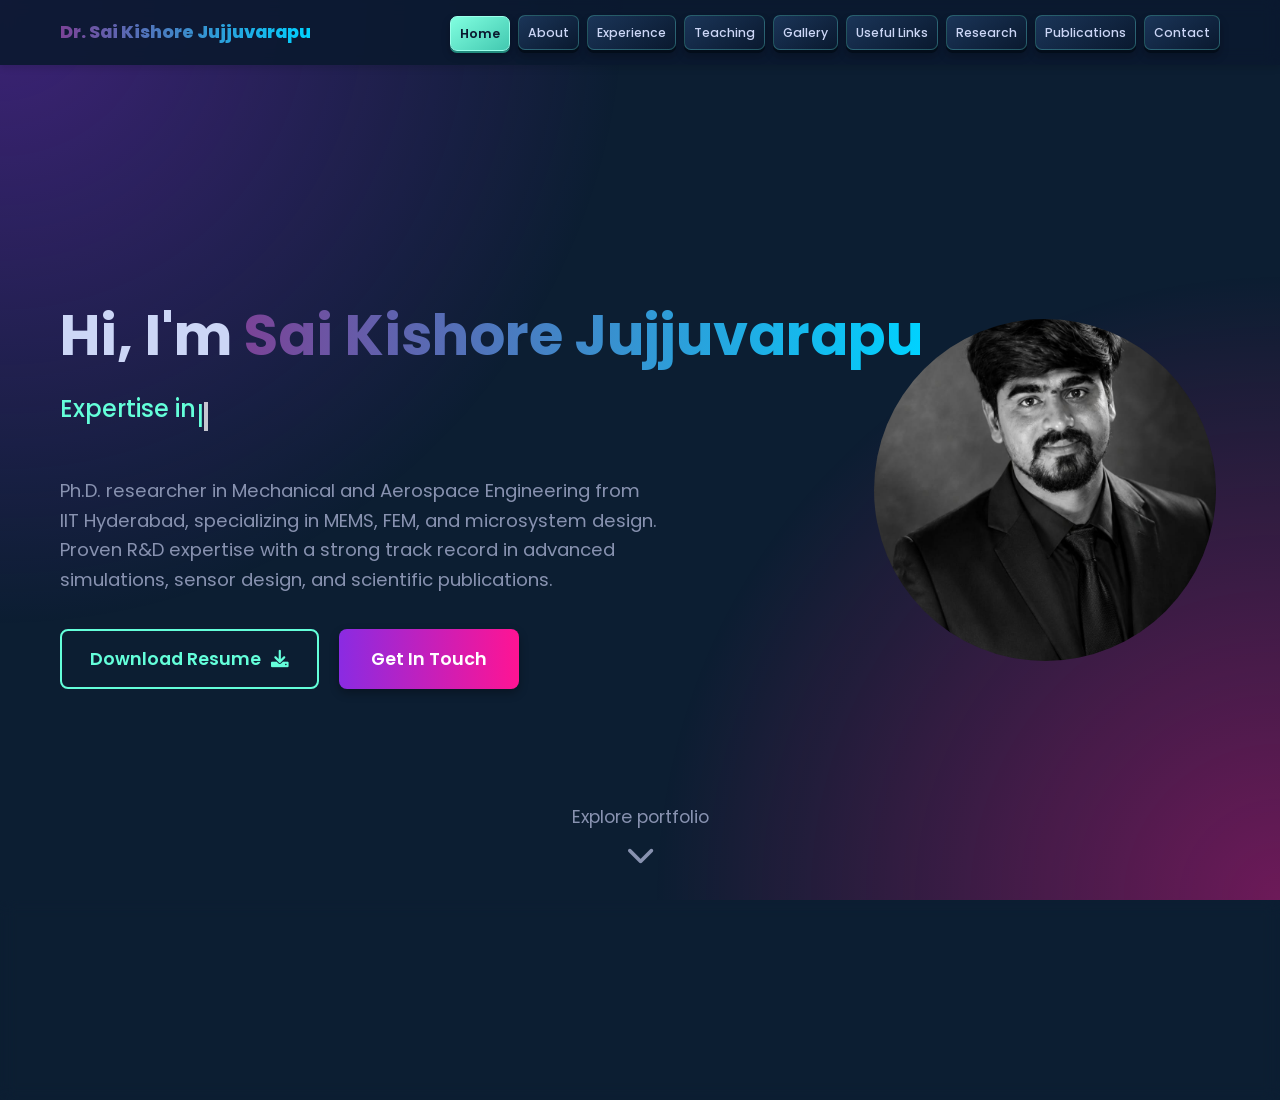
<file: index.html>
<!DOCTYPE html>
<html lang="en">
<head>
  <meta charset="UTF-8"><meta name="viewport" content="width=device-width, initial-scale=1.0">
  <title>Dr. Sai Kishore Jujjuvarapu | Portfolio</title>
  <link rel="stylesheet" href="style.css"><link rel="stylesheet" href="https://cdnjs.cloudflare.com/ajax/libs/font-awesome/6.0.0-beta3/css/all.min.css"><link href="https://fonts.googleapis.com/css2?family=Poppins:wght@400;500;600;700;800&display=swap" rel="stylesheet">
</head>
<body>
  <header class="header"><div class="container navbar-content"><h1 class="logo"><a href="index.html"><span class="gradient-text-logo">Dr. Sai Kishore Jujjuvarapu</span></a></h1><nav class="nav-menu"><ul class="nav-links"><li><a href="index.html" class="nav-link active">Home</a></li><li><a href="about.html" class="nav-link">About</a></li><li><a href="skills.html" class="nav-link">Skills</a></li><li><a href="experience.html" class="nav-link">Experience</a></li><li><a href="research.html" class="nav-link">Research</a></li><li><a href="publications.html" class="nav-link">Publications</a></li><li><a href="contact.html" class="nav-link">Contact</a></li></ul><div class="menu-toggle"><i class="fas fa-bars"></i></div></nav></div></header>
  <nav class="mobile-nav-menu"><div class="close-btn"><i class="fas fa-times"></i></div><ul class="mobile-nav-links"><li><a href="index.html" class="mobile-nav-link active">Home</a></li><li><a href="about.html" class="mobile-nav-link">About</a></li><li><a href="skills.html" class="mobile-nav-link">Skills</a></li><li><a href="experience.html" class="mobile-nav-link">Experience</a></li><li><a href="research.html" class="mobile-nav-link">Research</a></li><li><a href="publications.html" class="mobile-nav-link">Publications</a></li><li><a href="contact.html" class="mobile-nav-link">Contact</a></li></ul></nav>
  <main><section class="hero-section"><div class="container hero-content"><div class="hero-text"><h2>Hi, I'm <span class="gradient-text">Sai Kishore Jujjuvarapu</span></h2><div class="hero-roles"><span id="role-typing-text" class="typing-text"></span><span class="cursor">|</span></div><p class="hero-description">Ph.D. researcher in Mechanical and Aerospace Engineering from IIT Hyderabad, specializing in MEMS, FEM, and microsystem design. Proven R&amp;D expertise with a strong track record in advanced simulations, sensor design, and scientific publications.</p><div class="hero-buttons"><a href="Jujjuvarapu_Sai_Kishore_Resume.pdf" download class="btn btn-outline">Download Resume <i class="fas fa-download"></i></a><a href="contact.html" class="btn btn-primary">Get In Touch</a></div></div><div class="hero-image"><img src="Sai_DP.jpeg" alt="Sai Kishore Profile" class="profile-pic"></div></div><a href="about.html" class="scroll-down-arrow">Explore portfolio <i class="fas fa-chevron-down"></i></a></section></main>
  <footer class="footer"><div class="container footer-content"><div class="footer-bottom-row"><p>© Deployed with <span class="heart-emoji">curiosity</span> by Sai Kishore</p><a href="https://github.com/saikishorej18/drsaikishorejujjuvarapu" target="_blank" rel="noopener noreferrer" class="github-link"><i class="fab fa-github"></i> Check this on GitHub</a></div></div></footer><script src="script.js"></script>
</body></html>
</file>
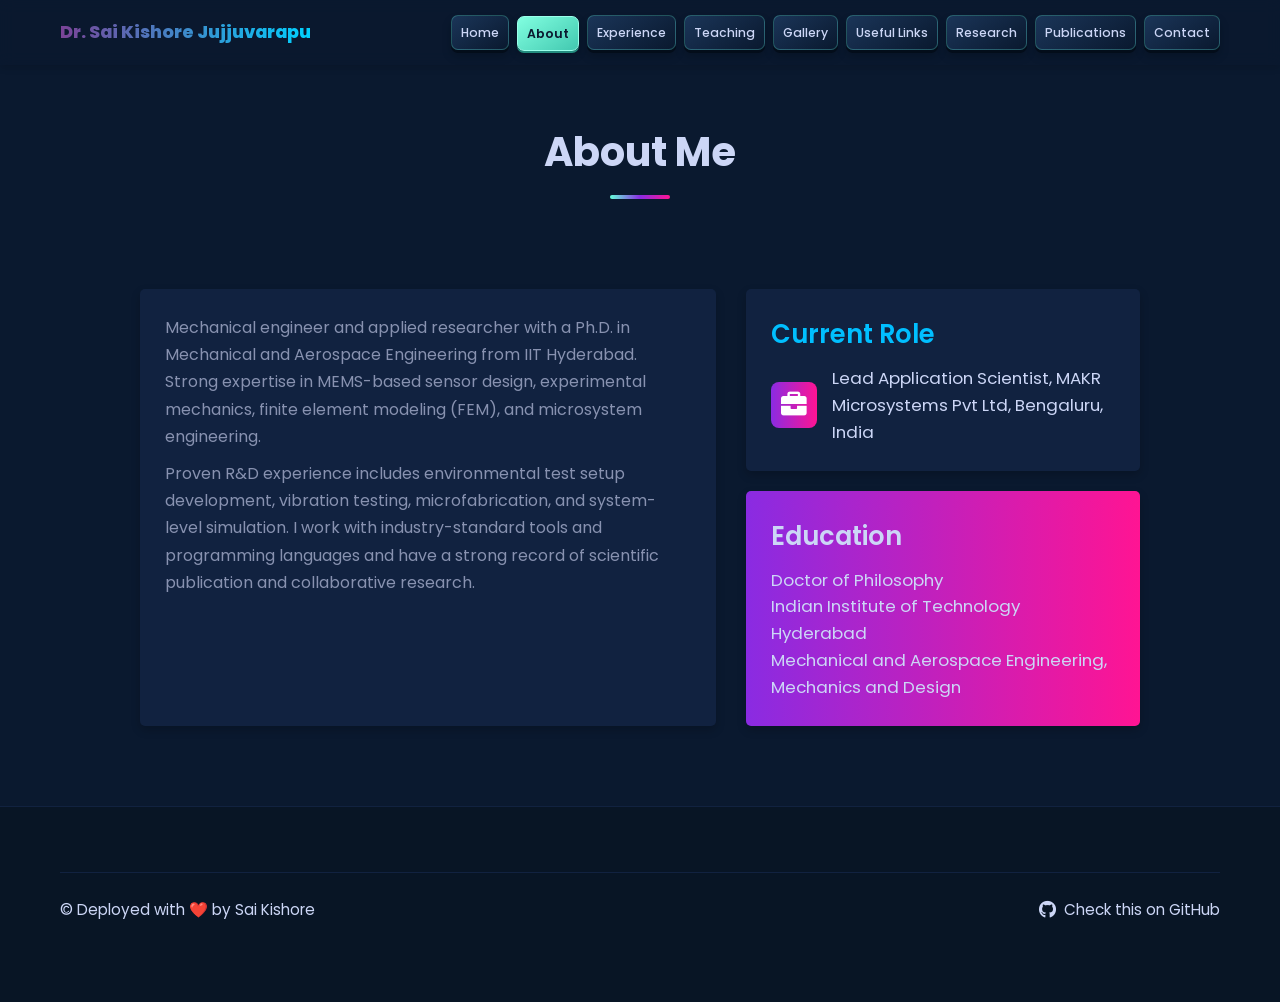
<file: about.html>
<!DOCTYPE html><html lang="en"><head><meta charset="UTF-8"><meta name="viewport" content="width=device-width, initial-scale=1.0"><title>About | Dr. Sai Kishore</title><link rel="stylesheet" href="style.css"><link rel="stylesheet" href="https://cdnjs.cloudflare.com/ajax/libs/font-awesome/6.0.0-beta3/css/all.min.css"><link href="https://fonts.googleapis.com/css2?family=Poppins:wght@400;500;600;700;800&display=swap" rel="stylesheet"></head><body>
<header class="header"><div class="container navbar-content"><h1 class="logo"><a href="index.html"><span class="gradient-text-logo">Dr. Sai Kishore Jujjuvarapu</span></a></h1><nav class="nav-menu"><ul class="nav-links"><li><a href="index.html" class="nav-link">Home</a></li><li><a href="about.html" class="nav-link active">About</a></li><li><a href="skills.html" class="nav-link">Skills</a></li><li><a href="experience.html" class="nav-link">Experience</a></li><li><a href="research.html" class="nav-link">Research</a></li><li><a href="publications.html" class="nav-link">Publications</a></li><li><a href="contact.html" class="nav-link">Contact</a></li></ul><div class="menu-toggle"><i class="fas fa-bars"></i></div></nav></div></header>
<nav class="mobile-nav-menu"><div class="close-btn"><i class="fas fa-times"></i></div><ul class="mobile-nav-links"><li><a href="index.html" class="mobile-nav-link">Home</a></li><li><a href="about.html" class="mobile-nav-link active">About</a></li><li><a href="skills.html" class="mobile-nav-link">Skills</a></li><li><a href="experience.html" class="mobile-nav-link">Experience</a></li><li><a href="research.html" class="mobile-nav-link">Research</a></li><li><a href="publications.html" class="mobile-nav-link">Publications</a></li><li><a href="contact.html" class="mobile-nav-link">Contact</a></li></ul></nav>
<main><section class="about-section common-section page-section"><div class="container"><h2 class="section-title">About Me</h2><div class="about-content-grid"><div class="about-card journey-card"><p>Mechanical engineer and applied researcher with a Ph.D. in Mechanical and Aerospace Engineering from IIT Hyderabad. Strong expertise in MEMS-based sensor design, experimental mechanics, finite element modeling (FEM), and microsystem engineering.</p><p>Proven R&amp;D experience includes environmental test setup development, vibration testing, microfabrication, and system-level simulation. I work with industry-standard tools and programming languages and have a strong record of scientific publication and collaborative research.</p></div><div class="about-right-column"><div class="about-card status-card"><h3 class="card-title blue-text">Current Role</h3><div class="status-item"><i class="fas fa-briefcase status-icon"></i><span>Lead Application Scientist, MAKR Microsystems Pvt Ltd, Bengaluru, India</span></div></div><div class="about-card languages-card"><h3 class="card-title">Education</h3><div class="status-item"><span>Doctor of Philosophy<br>Indian Institute of Technology Hyderabad<br>Mechanical and Aerospace Engineering, Mechanics and Design</span></div></div></div></div></div></section></main>
<footer class="footer"><div class="container footer-content"><div class="footer-bottom-row"><p>© Deployed with ❤️ by Sai Kishore</p><a href="https://github.com/saikishorej18/saikishore-portfolio" class="github-link"><i class="fab fa-github"></i> Check this on GitHub</a></div></div></footer><script src="script.js"></script></body></html>
</file>
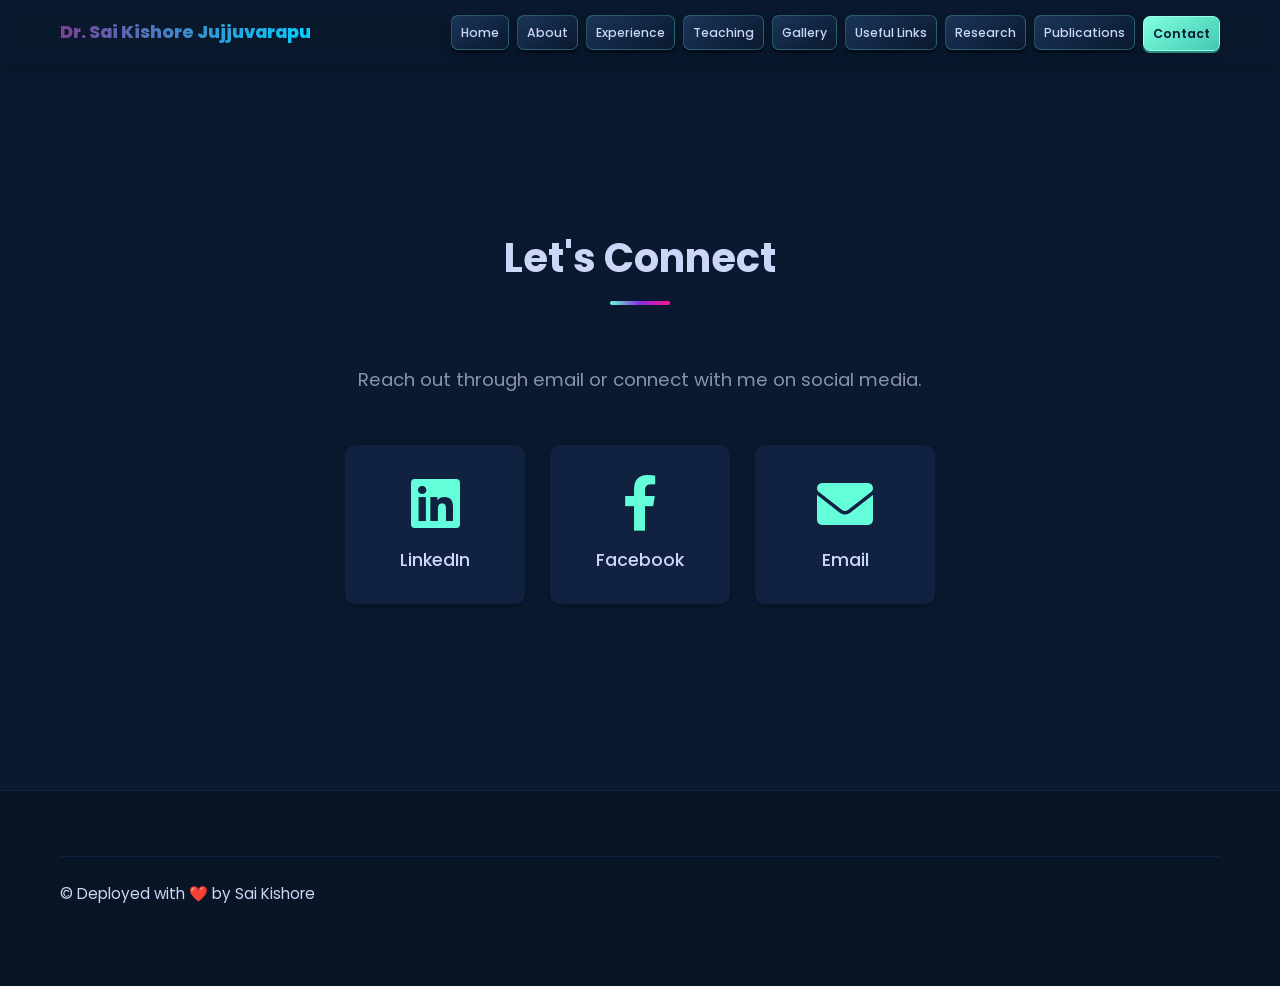
<file: contact.html>
<!DOCTYPE html>
<html lang="en">
<head>
  <meta charset="UTF-8">
  <meta name="viewport" content="width=device-width, initial-scale=1.0">
  <title>Contact | Dr. Sai Kishore</title>
  <link rel="stylesheet" href="style.css">
  <link rel="stylesheet" href="https://cdnjs.cloudflare.com/ajax/libs/font-awesome/6.0.0-beta3/css/all.min.css">
  <link href="https://fonts.googleapis.com/css2?family=Poppins:wght@400;500;600;700;800&display=swap" rel="stylesheet">
</head>
<body>
  <header class="header"><div class="container navbar-content"><h1 class="logo"><a href="index.html"><span class="gradient-text-logo">Dr. Sai Kishore Jujjuvarapu</span></a></h1><nav class="nav-menu"><ul class="nav-links"><li><a href="index.html" class="nav-link">Home</a></li><li><a href="about.html" class="nav-link">About</a></li><li><a href="skills.html" class="nav-link">Skills</a></li><li><a href="experience.html" class="nav-link">Experience</a></li><li><a href="research.html" class="nav-link">Research</a></li><li><a href="publications.html" class="nav-link">Publications</a></li><li><a href="contact.html" class="nav-link active">Contact</a></li></ul></nav></div></header>
  <main><section class="contact-section common-section page-section"><div class="container"><h2 class="section-title">Let's Connect</h2><p class="contact-intro">Reach out through email or connect with me on social media.</p><div class="contact-links"><a href="https://www.linkedin.com/in/saikishorej" target="_blank" rel="noopener noreferrer" class="contact-link-card"><i class="fab fa-linkedin"></i><span>LinkedIn</span></a><a href="https://www.facebook.com/profile.php?id=61589972823126" target="_blank" rel="noopener noreferrer" class="contact-link-card"><i class="fab fa-facebook-f"></i><span>Facebook</span></a><button type="button" class="contact-link-card email-contact" data-email="drsaikishorejujjuvarapu@gmail.com"><i class="fas fa-envelope"></i><span>Email</span></button></div></div></section></main>
  <div class="email-modal" aria-hidden="true" role="dialog" aria-labelledby="email-modal-title"><div class="email-modal-content"><button type="button" class="email-modal-close" aria-label="Close">×</button><i class="fas fa-envelope-open-text"></i><h3 id="email-modal-title">Email</h3><p id="email-address">drsaikishorejujjuvarapu@gmail.com</p><button type="button" class="copy-email-button">Copy email address</button></div></div>
  <footer class="footer"><div class="container footer-content"><div class="footer-bottom-row"><p>© Deployed with ❤️ by Sai Kishore</p></div></div></footer>
  <script src="script.js"></script>
</body>
</html>
</file>
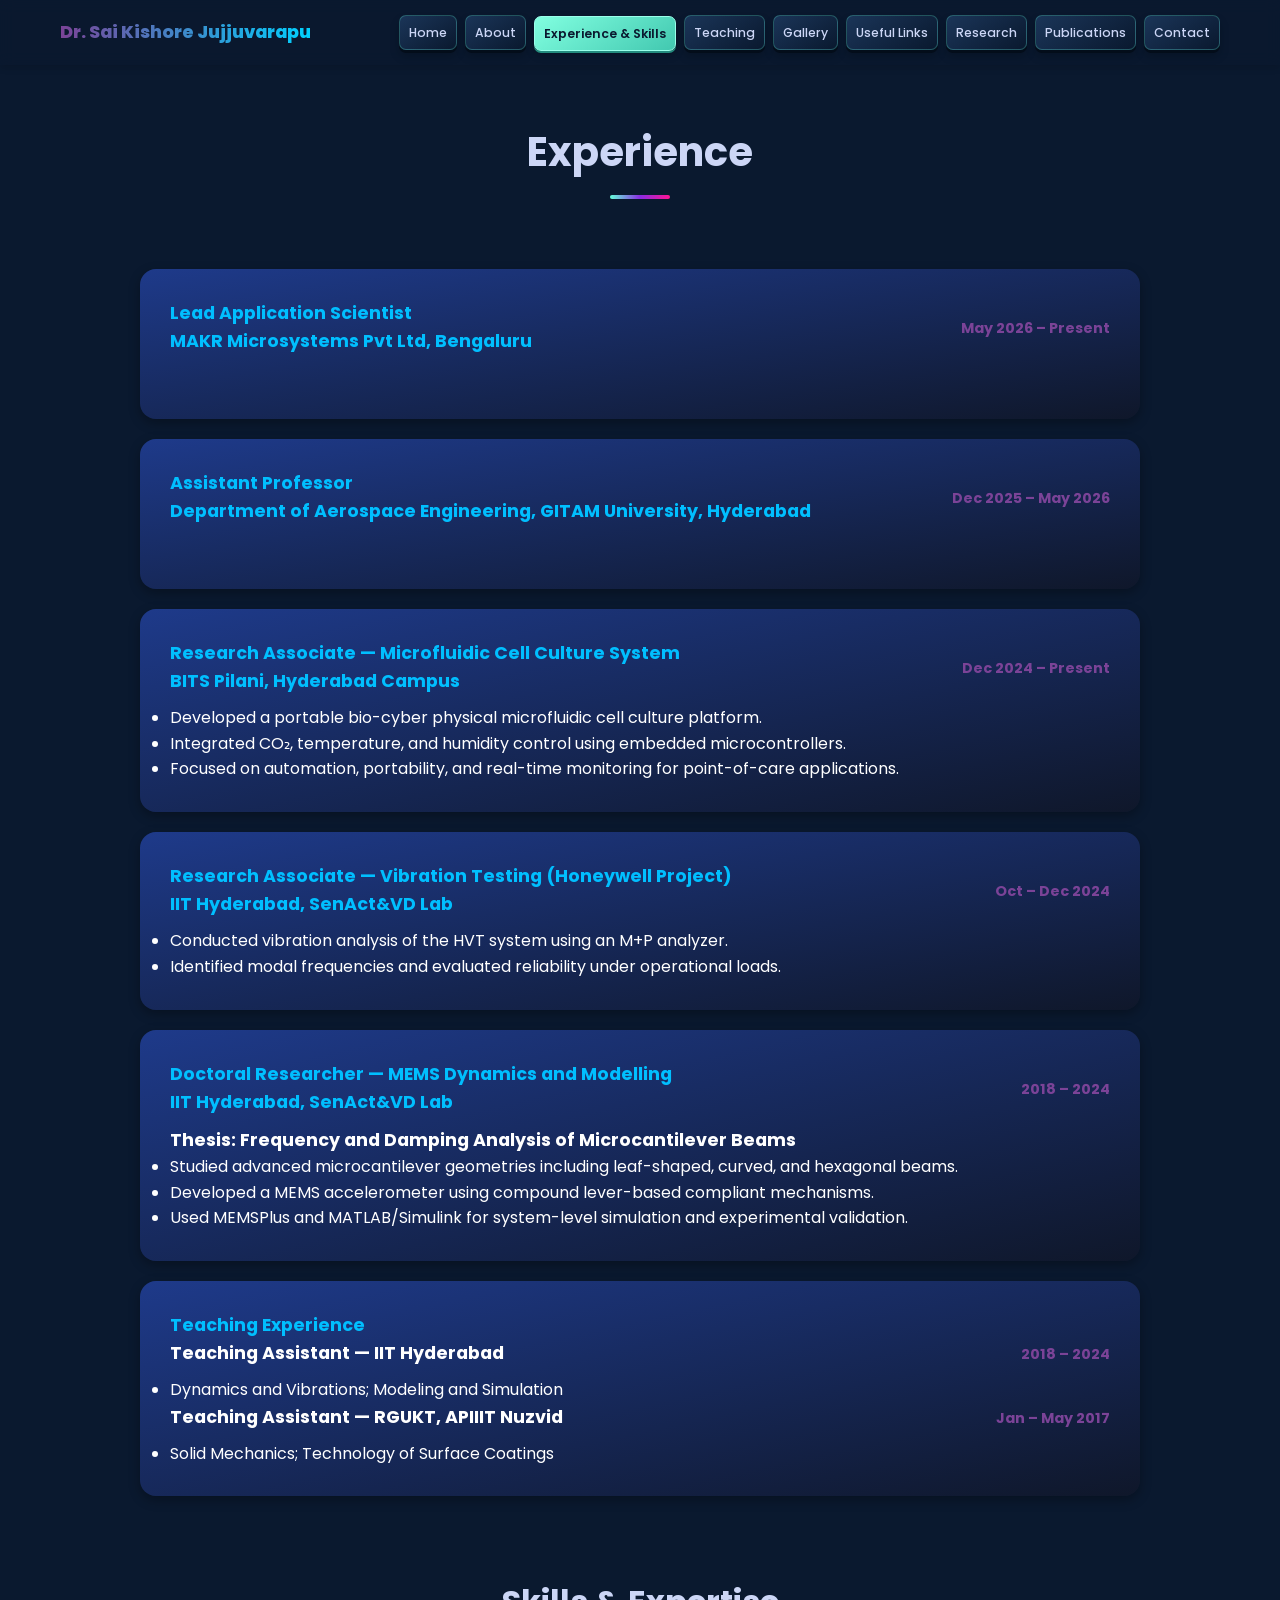
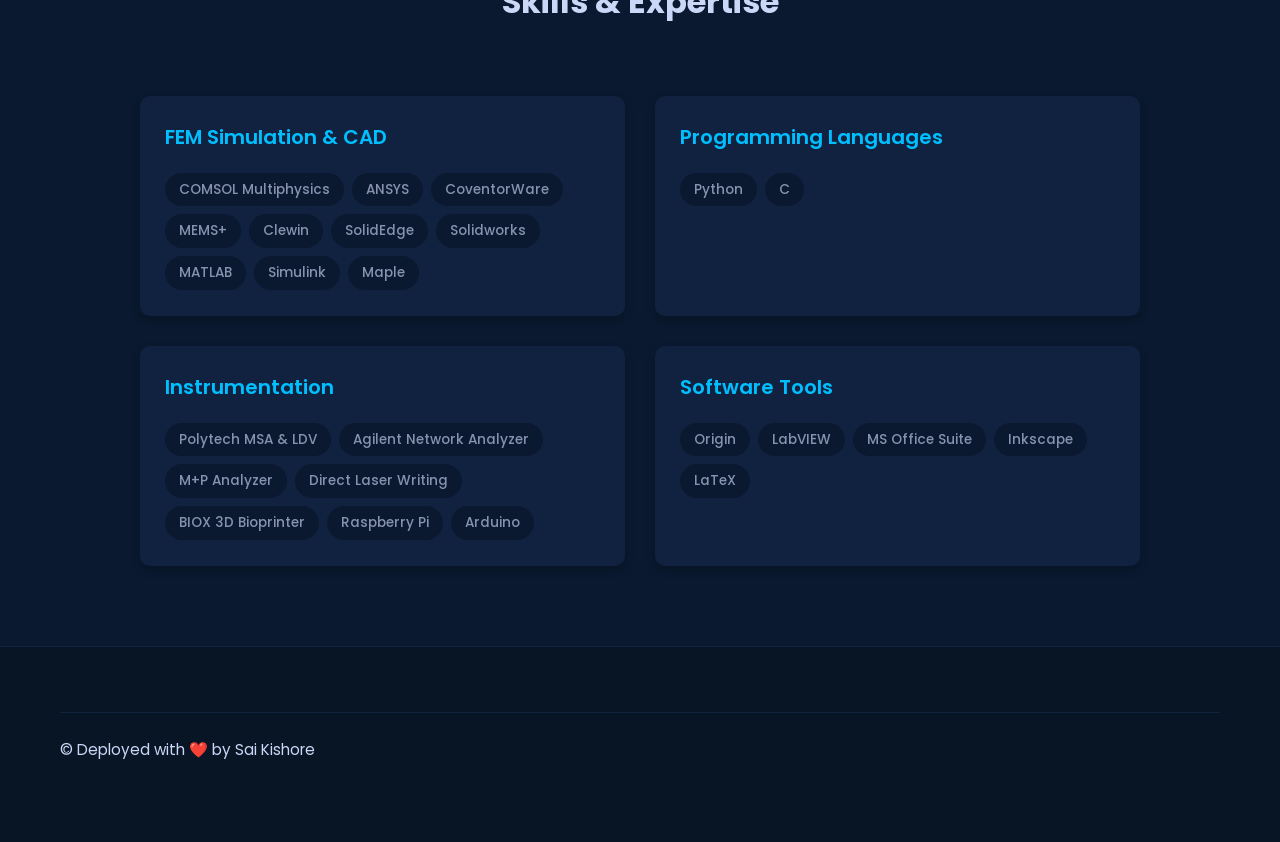
<file: experience.html>
<!DOCTYPE html><html lang="en"><head><meta charset="UTF-8"><meta name="viewport" content="width=device-width, initial-scale=1.0"><title>Experience &amp; Skills | Dr. Sai Kishore</title><link rel="stylesheet" href="style.css"><link rel="stylesheet" href="https://cdnjs.cloudflare.com/ajax/libs/font-awesome/6.0.0-beta3/css/all.min.css"><link href="https://fonts.googleapis.com/css2?family=Poppins:wght@400;500;600;700;800&display=swap" rel="stylesheet"></head><body>
<header class="header"><div class="container navbar-content"><h1 class="logo"><a href="index.html"><span class="gradient-text-logo">Dr. Sai Kishore Jujjuvarapu</span></a></h1><nav class="nav-menu"><ul class="nav-links"><li><a href="index.html" class="nav-link">Home</a></li><li><a href="about.html" class="nav-link">About</a></li><li><a href="experience.html" class="nav-link active">Experience &amp; Skills</a></li><li><a href="research.html" class="nav-link">Research</a></li><li><a href="publications.html" class="nav-link">Publications</a></li><li><a href="contact.html" class="nav-link">Contact</a></li></ul><div class="menu-toggle"><i class="fas fa-bars"></i></div></nav></div></header>
<nav class="mobile-nav-menu"><div class="close-btn"><i class="fas fa-times"></i></div><ul class="mobile-nav-links"><li><a href="index.html" class="mobile-nav-link">Home</a></li><li><a href="about.html" class="mobile-nav-link">About</a></li><li><a href="experience.html" class="mobile-nav-link active">Experience &amp; Skills</a></li><li><a href="research.html" class="mobile-nav-link">Research</a></li><li><a href="publications.html" class="mobile-nav-link">Publications</a></li><li><a href="contact.html" class="mobile-nav-link">Contact</a></li></ul></nav>
<main><section class="about-section common-section page-section"><div class="container"><h2 class="section-title">Experience</h2>
<div class="exp-card"><div class="exp-card-header"><h3 class="card-title blue-text">Lead Application Scientist<br>MAKR Microsystems Pvt Ltd, Bengaluru</h3><h3><span class="year">May 2026 – Present</span></h3></div></div>
<div class="exp-card"><div class="exp-card-header"><h3 class="card-title blue-text">Assistant Professor<br>Department of Aerospace Engineering, GITAM University, Hyderabad</h3><h3><span class="year">Dec 2025 – May 2026</span></h3></div></div>
<div class="exp-card"><div class="exp-card-header"><h3 class="card-title blue-text">Research Associate — Microfluidic Cell Culture System<br>BITS Pilani, Hyderabad Campus</h3><h3><span class="year">Dec 2024 – Present</span></h3></div><ul><li>Developed a portable bio-cyber physical microfluidic cell culture platform.</li><li>Integrated CO₂, temperature, and humidity control using embedded microcontrollers.</li><li>Focused on automation, portability, and real-time monitoring for point-of-care applications.</li></ul></div>
<div class="exp-card"><div class="exp-card-header"><h3 class="card-title blue-text">Research Associate — Vibration Testing (Honeywell Project)<br>IIT Hyderabad, SenAct&amp;VD Lab</h3><h3><span class="year">Oct – Dec 2024</span></h3></div><ul><li>Conducted vibration analysis of the HVT system using an M+P analyzer.</li><li>Identified modal frequencies and evaluated reliability under operational loads.</li></ul></div>
<div class="exp-card"><div class="exp-card-header"><h3 class="card-title blue-text">Doctoral Researcher — MEMS Dynamics and Modelling<br>IIT Hyderabad, SenAct&amp;VD Lab</h3><h3><span class="year">2018 – 2024</span></h3></div><h4>Thesis: Frequency and Damping Analysis of Microcantilever Beams</h4><ul><li>Studied advanced microcantilever geometries including leaf-shaped, curved, and hexagonal beams.</li><li>Developed a MEMS accelerometer using compound lever-based compliant mechanisms.</li><li>Used MEMSPlus and MATLAB/Simulink for system-level simulation and experimental validation.</li></ul></div>
<div class="exp-card"><h3 class="card-title blue-text">Teaching Experience</h3><div class="exp-card-header"><h4>Teaching Assistant — IIT Hyderabad</h4><h3><span class="year">2018 – 2024</span></h3></div><ul><li>Dynamics and Vibrations; Modeling and Simulation</li></ul><div class="exp-card-header"><h4>Teaching Assistant — RGUKT, APIIIT Nuzvid</h4><h3><span class="year">Jan – May 2017</span></h3></div><ul><li>Solid Mechanics; Technology of Surface Coatings</li></ul></div>
<h2 class="subsection-title">Skills &amp; Expertise</h2><div class="skills-grid"><div class="skill-card"><div class="skill-header"><h3 class="card-title blue-text">FEM Simulation &amp; CAD</h3></div><div class="skill-tags"><span>COMSOL Multiphysics</span><span>ANSYS</span><span>CoventorWare</span><span>MEMS+</span><span>Clewin</span><span>SolidEdge</span><span>Solidworks</span><span>MATLAB</span><span>Simulink</span><span>Maple</span></div></div><div class="skill-card"><div class="skill-header"><h3 class="card-title blue-text">Programming Languages</h3></div><div class="skill-tags"><span>Python</span><span>C</span></div></div><div class="skill-card"><div class="skill-header"><h3 class="card-title blue-text">Instrumentation</h3></div><div class="skill-tags"><span>Polytech MSA &amp; LDV</span><span>Agilent Network Analyzer</span><span>M+P Analyzer</span><span>Direct Laser Writing</span><span>BIOX 3D Bioprinter</span><span>Raspberry Pi</span><span>Arduino</span></div></div><div class="skill-card"><div class="skill-header"><h3 class="card-title blue-text">Software Tools</h3></div><div class="skill-tags"><span>Origin</span><span>LabVIEW</span><span>MS Office Suite</span><span>Inkscape</span><span>LaTeX</span></div></div></div></div></section></main><footer class="footer"><div class="container footer-content"><div class="footer-bottom-row"><p>© Deployed with ❤️ by Sai Kishore</p></div></div></footer><script src="script.js"></script></body></html>
</file>
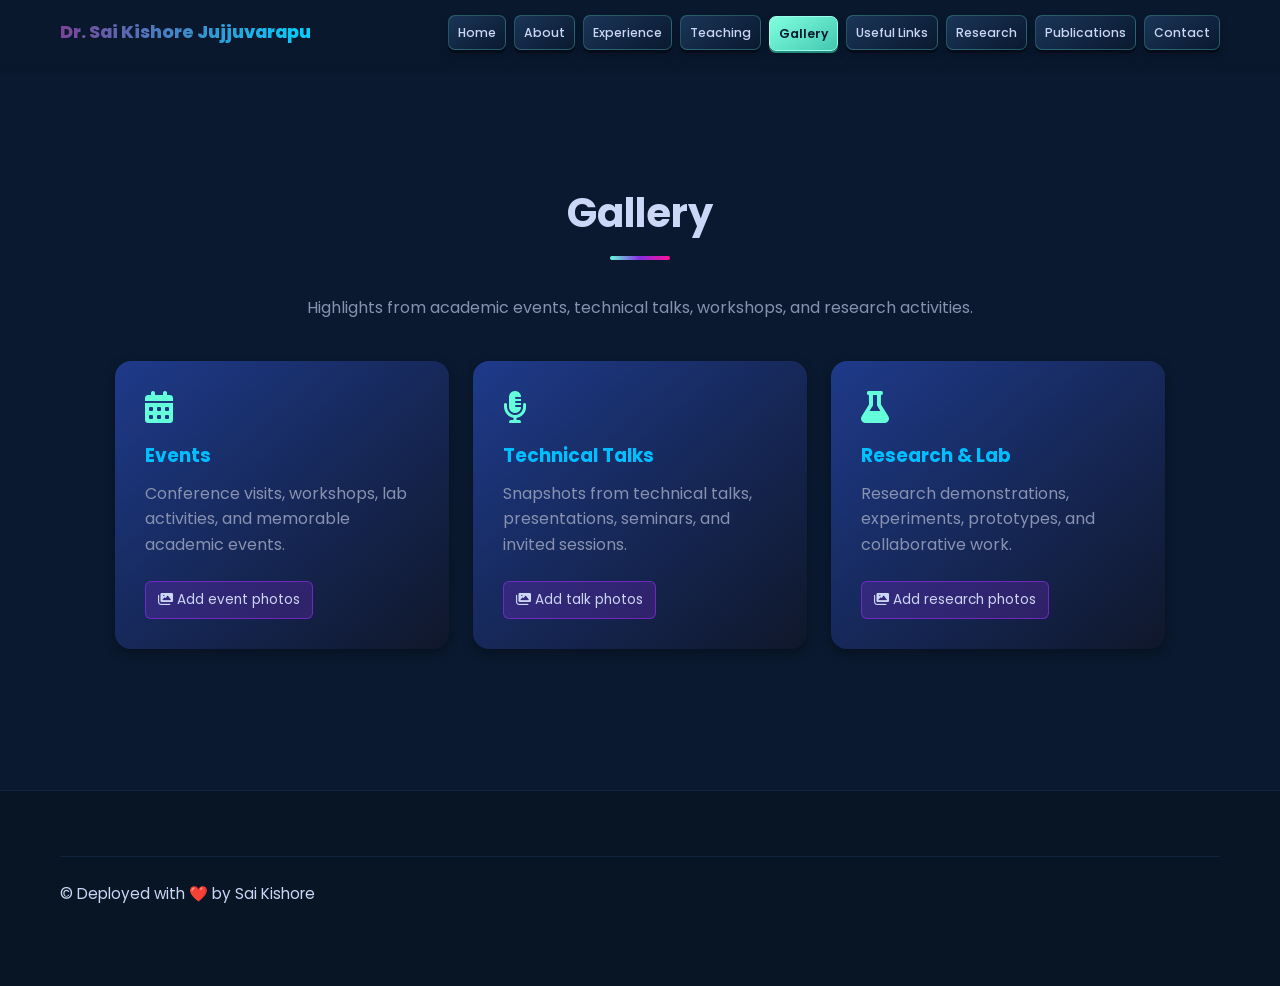
<file: gallery.html>
<!DOCTYPE html>
<html lang="en">
<head>
  <meta charset="UTF-8">
  <meta name="viewport" content="width=device-width, initial-scale=1.0">
  <title>Gallery | Dr. Sai Kishore</title>
  <link rel="stylesheet" href="style.css">
  <link rel="stylesheet" href="https://cdnjs.cloudflare.com/ajax/libs/font-awesome/6.0.0-beta3/css/all.min.css">
  <link href="https://fonts.googleapis.com/css2?family=Poppins:wght@400;500;600;700;800&display=swap" rel="stylesheet">
</head>
<body>
  <header class="header"><div class="container navbar-content"><h1 class="logo"><a href="index.html"><span class="gradient-text-logo">Dr. Sai Kishore Jujjuvarapu</span></a></h1><nav class="nav-menu"><ul class="nav-links"><li><a href="index.html" class="nav-link">Home</a></li><li><a href="about.html" class="nav-link">About</a></li><li><a href="skills.html" class="nav-link">Skills</a></li><li><a href="experience.html" class="nav-link">Experience</a></li><li><a href="research.html" class="nav-link">Research</a></li><li><a href="publications.html" class="nav-link">Publications</a></li><li><a href="contact.html" class="nav-link">Contact</a></li></ul><div class="menu-toggle"><i class="fas fa-bars"></i></div></nav></div></header>
  <nav class="mobile-nav-menu"><div class="close-btn"><i class="fas fa-times"></i></div><ul class="mobile-nav-links"><li><a href="index.html" class="mobile-nav-link">Home</a></li><li><a href="about.html" class="mobile-nav-link">About</a></li><li><a href="skills.html" class="mobile-nav-link">Skills</a></li><li><a href="experience.html" class="mobile-nav-link">Experience</a></li><li><a href="research.html" class="mobile-nav-link">Research</a></li><li><a href="publications.html" class="mobile-nav-link">Publications</a></li><li><a href="contact.html" class="mobile-nav-link">Contact</a></li></ul></nav>
  <main><section class="common-section page-section gallery-section"><div class="container"><h2 class="section-title">Gallery</h2><p class="gallery-intro">Highlights from academic events, technical talks, workshops, and research activities.</p><div class="gallery-category-grid"><article class="gallery-category"><i class="fas fa-calendar-days gallery-icon"></i><h3 class="card-title blue-text">Events</h3><p>Conference visits, workshops, lab activities, and memorable academic events.</p><span class="resource-pending"><i class="fas fa-images"></i> Add event photos</span></article><article class="gallery-category"><i class="fas fa-microphone-lines gallery-icon"></i><h3 class="card-title blue-text">Technical Talks</h3><p>Snapshots from technical talks, presentations, seminars, and invited sessions.</p><span class="resource-pending"><i class="fas fa-images"></i> Add talk photos</span></article><article class="gallery-category"><i class="fas fa-flask gallery-icon"></i><h3 class="card-title blue-text">Research &amp; Lab</h3><p>Research demonstrations, experiments, prototypes, and collaborative work.</p><span class="resource-pending"><i class="fas fa-images"></i> Add research photos</span></article></div></div></section></main>
  <footer class="footer"><div class="container footer-content"><div class="footer-bottom-row"><p>© Deployed with ❤️ by Sai Kishore</p></div></div></footer>
  <script src="script.js"></script>
</body>
</html>
</file>
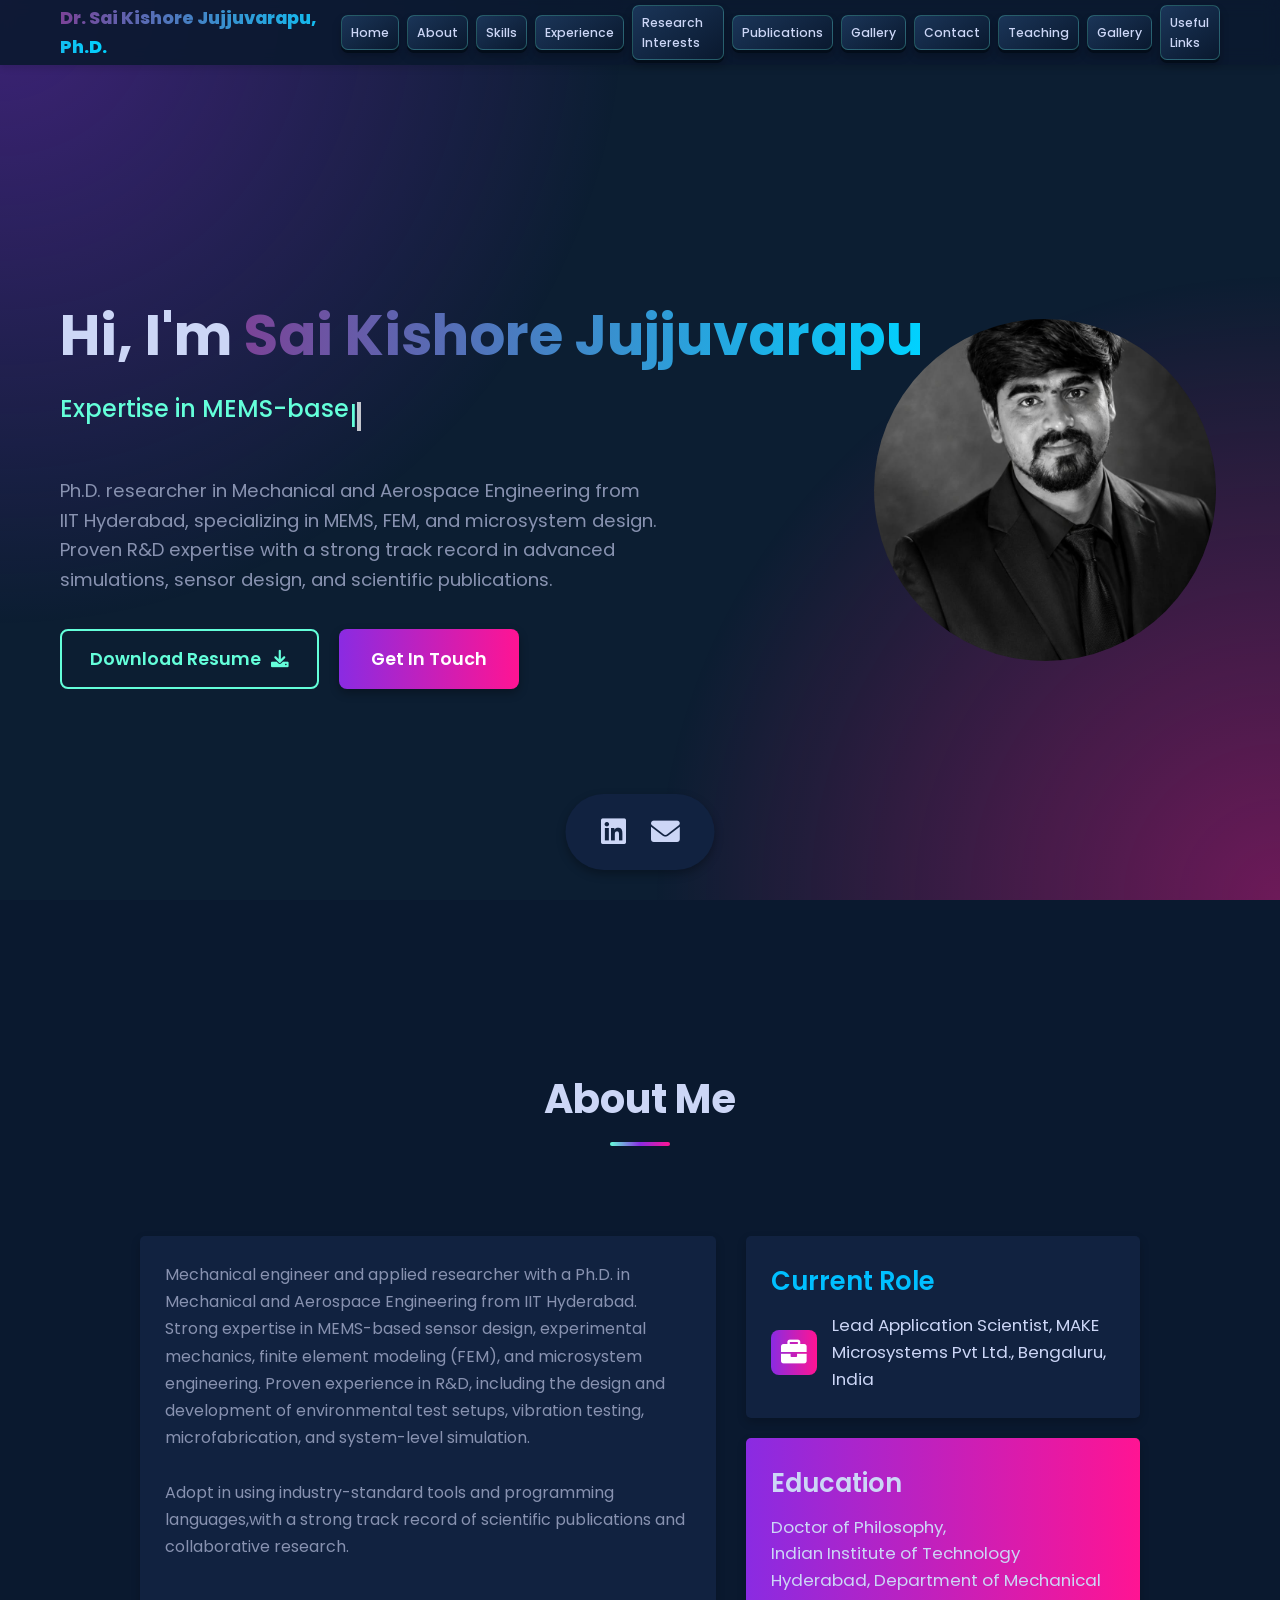
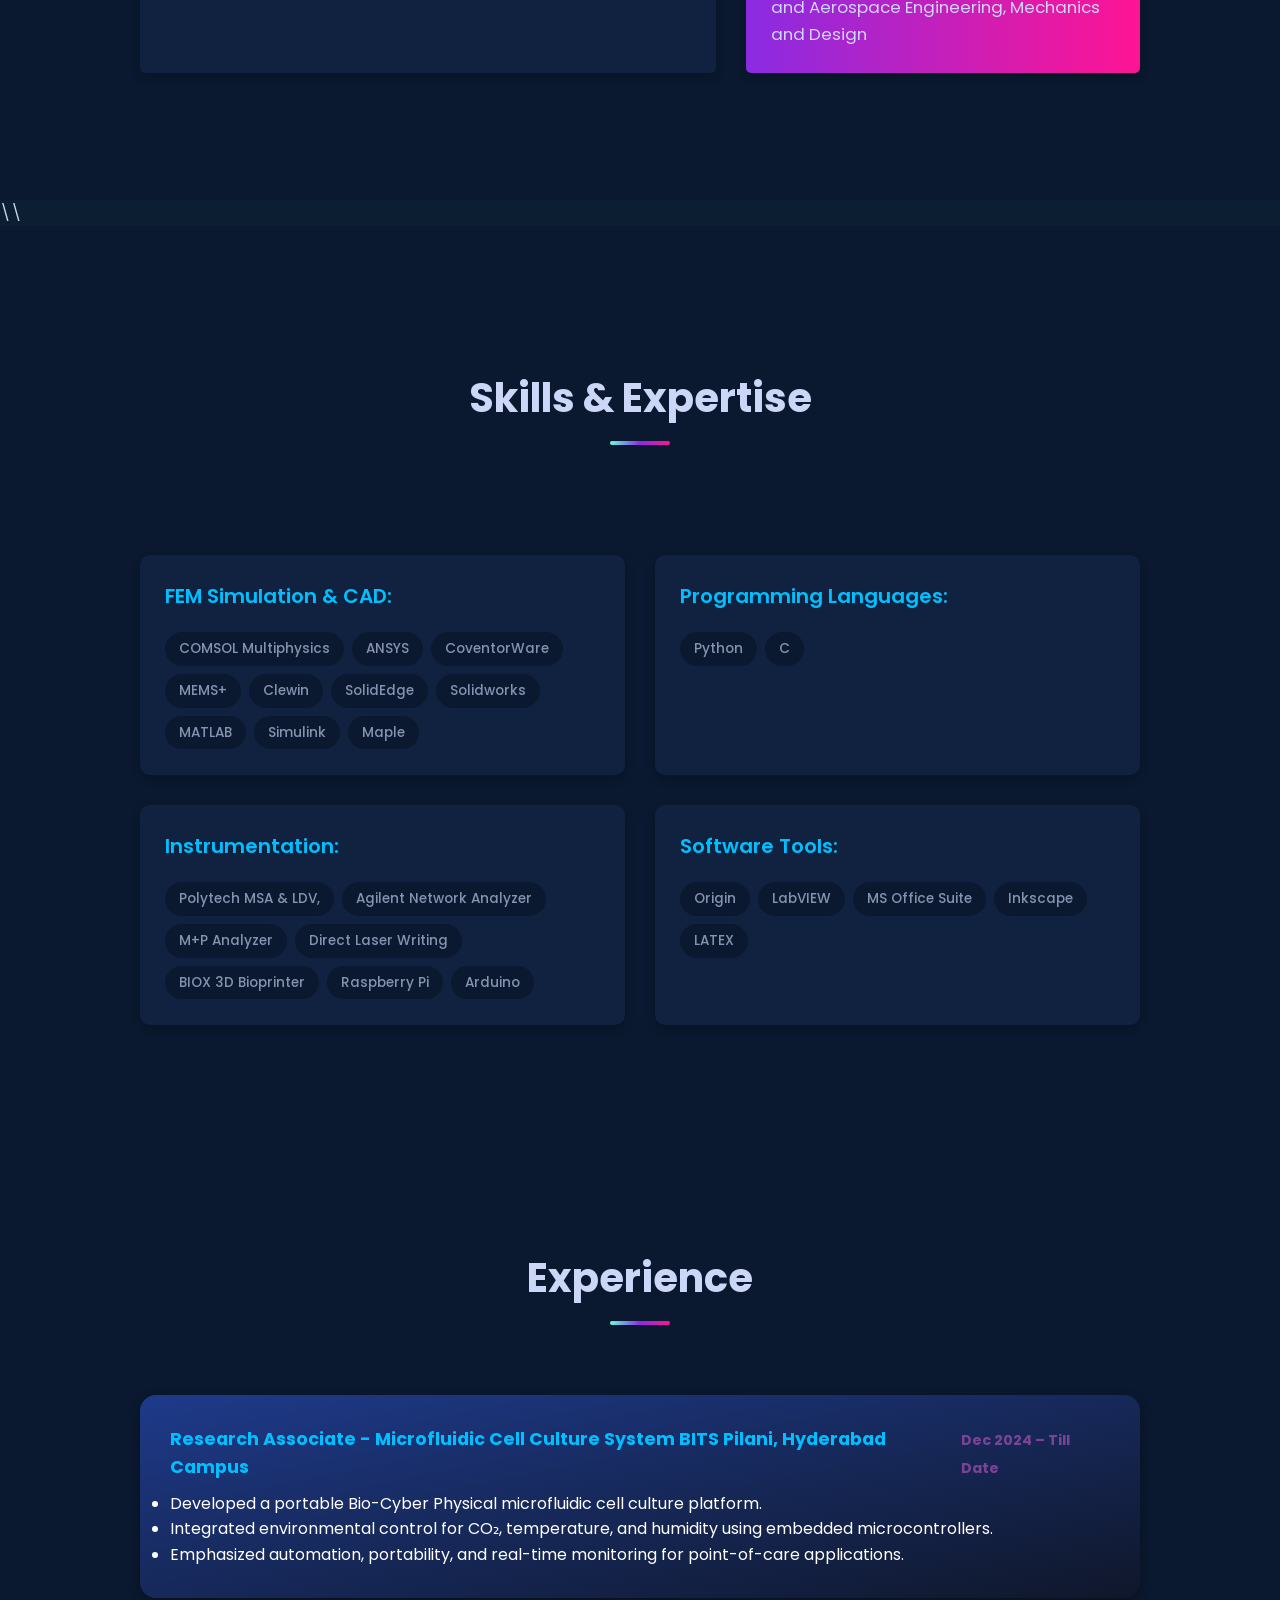
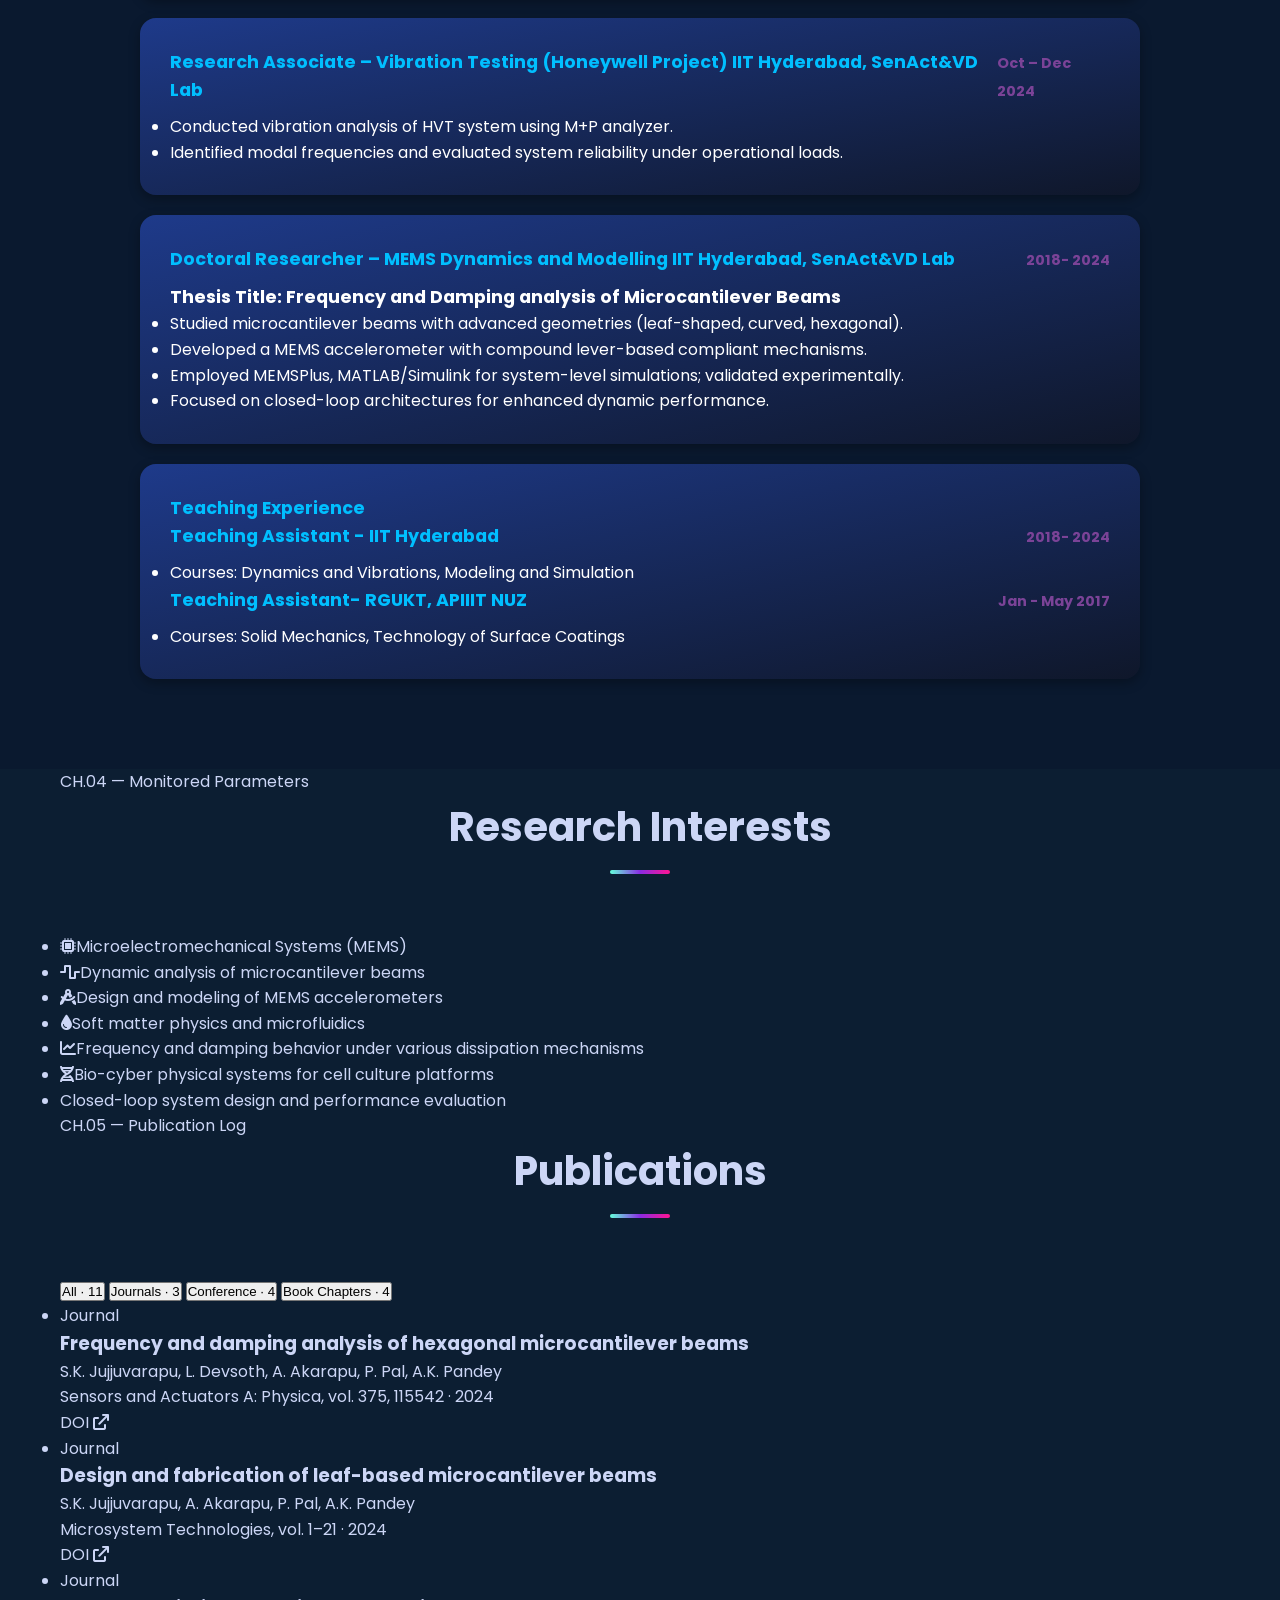
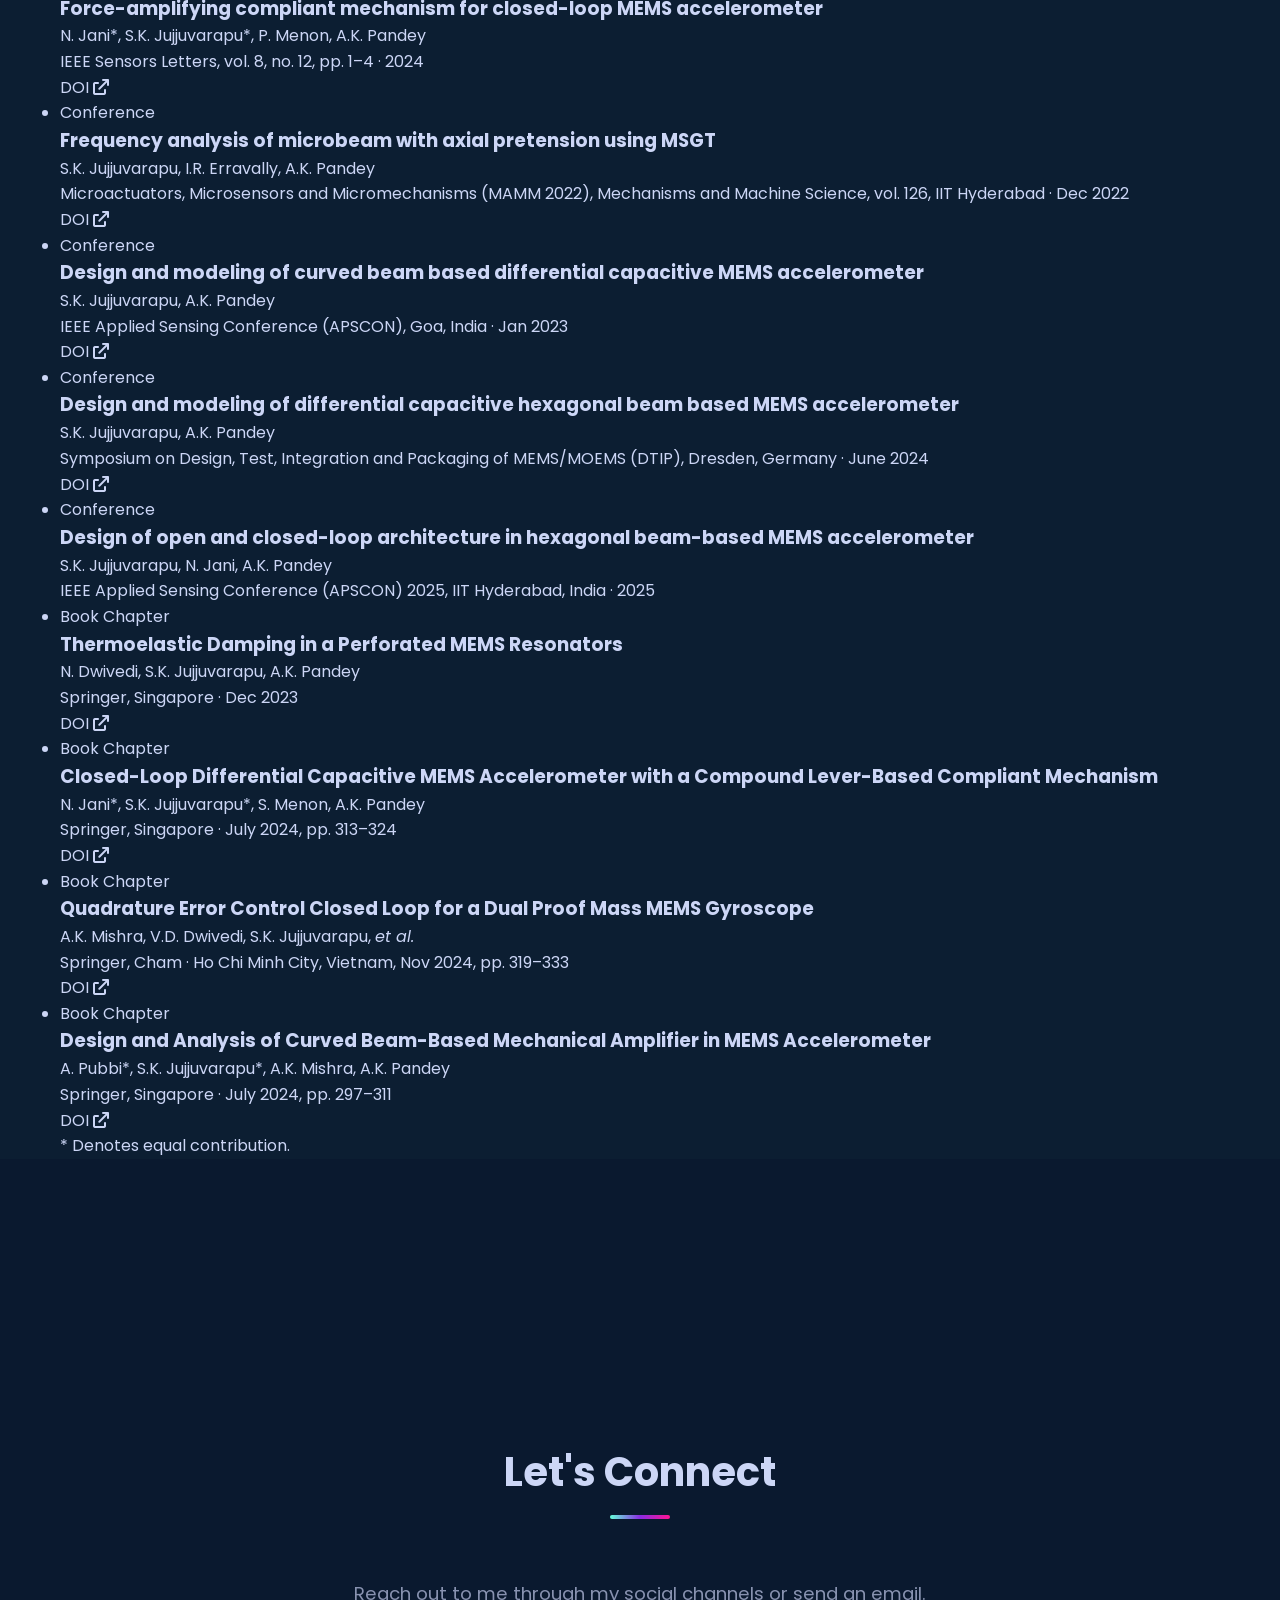
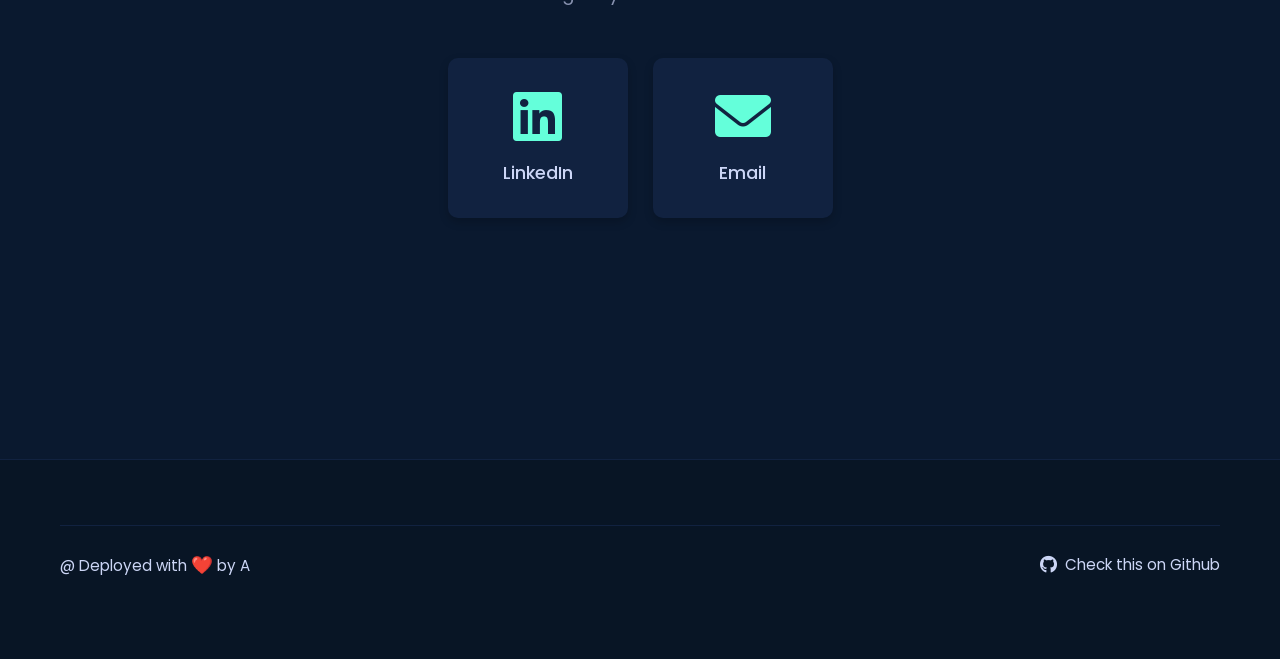
<file: index_1_update.html>
<!DOCTYPE html>
<html lang="en">
<head>
    <meta charset="UTF-8">
    <meta name="viewport" content="width=device-width, initial-scale=1.0">
    <title>Sai Kishore - Portfolio</title>
    <link rel="stylesheet" href="style.css">
    <!-- Font Awesome for icons -->
    <link rel="stylesheet" href="https://cdnjs.cloudflare.com/ajax/libs/font-awesome/6.0.0-beta3/css/all.min.css">
    <!-- Google Fonts - Poppins (Import bold weights for better control) -->
    <link href="https://fonts.googleapis.com/css2?family=Poppins:wght@400;500;600;700;800&display=swap" rel="stylesheet">
</head>
<body>

    <!-- Header / Navbar -->
    <header class="header">
        <div class="container navbar-content">
            <!-- Logo with gradient text -->
            <h1 class="logo">
                <a href="#home" class="nav-link" data-section="home">
                    <span class="gradient-text-logo">Dr. Sai Kishore Jujjuvarapu, Ph.D.</span>
                </a>
            </h1>
            <nav class="nav-menu">
                <ul class="nav-links">
                    <li><a href="#home" class="nav-link" data-section="home">Home</a></li>
                    <li><a href="#about" class="nav-link" data-section="about">About</a></li>
                    <li><a href="#skills" class="nav-link" data-section="skills">Skills</a></li>
                    <li><a href="#experience" class="nav-link" data-section="experience">Experience</a></li>
                    <li><a href="#research" class="nav-link" data-section="Research">Research Interests</a></li>
                    <li><a href="#publications" class="nav-link" data-section="publications">Publications</a></li>
                    <li><a href="#gallery" class="nav-link" data-section="publications">Gallery</a></li>
                    <li><a href="#contact" class="nav-link" data-section="contact">Contact</a></li>
                </ul>
                <div class="menu-toggle">
                    <i class="fas fa-bars"></i>
                </div>
            </nav>
        </div>
    </header>

    <!-- Mobile Navigation Menu (hidden by default) -->
    <nav class="mobile-nav-menu">
        <div class="close-btn"><i class="fas fa-times"></i></div>
        <ul class="mobile-nav-links">
            <li><a href="#home" class="mobile-nav-link" data-section="home">Home</a></li>
            <li><a href="#about" class="mobile-nav-link" data-section="about">About</a></li>
            <li><a href="#skills" class="mobile-nav-link" data-section="about">Skills</a></li>
            <li><a href="#experience" class="mobile-nav-link" data-section="skills">Experience</a></li>
            <li><a href="#research" class="mobile-nav-link" data-section="Research">Research Interests</a></li>
            <li><a href="#publications" class="mobile-nav-link" data-section="publications">Publications</a></li>
            <li><a href="#gallery" class="mobile-nav-link" data-section="publications">Gallery</a></li>
            <li><a href="#contact" class="mobile-nav-link" data-section="contact">Contact me</a></li>
        </ul>
    </nav>

    <main>
        <!-- Hero Section -->
        <section id="home" class="hero-section">
            <div class="container hero-content">
                <!-- Text on Left -->
                <div class="hero-text">
                    <h2>Hi, I'm <span class="gradient-text">Sai Kishore Jujjuvarapu</span></h2>
                    <!-- Dynamic typing effect for roles -->
                    <div class="hero-roles">
                        <span id="role-typing-text" class="typing-text"></span><span class="cursor">|</span>
                    </div>
                    <p class="hero-description">Ph.D. researcher in Mechanical and Aerospace Engineering from IIT Hyderabad, specializing in MEMS, FEM, and microsystem design. Proven R&D expertise with a strong track record in advanced simulations, sensor design, and scientific publications.</p>
                    <div class="hero-buttons">
                        <a href="Jujjuvarapu_Sai_Kishore_Resume.pdf" download class="btn btn-outline">
                            Download Resume <i class="fas fa-download"></i>
                        </a>
                        <a href="#contact" class="btn btn-primary smooth-scroll">Get In Touch</a>
                    </div>
                </div>
                <!-- Image on Right -->
                <div class="hero-image">
                    <img src="Sai_DP.jpeg" alt="Sai Kishore Profile" class="profile-pic">
                </div>
            </div>
            <!-- Scroll to explore -->
            <a href="#about" class="scroll-down-arrow smooth-scroll">
                Scroll to explore <i class="fas fa-chevron-down"></i>
            </a>
        </section>

        <!-- About Section -->
        <section id="about" class="about-section common-section">
            <div class="container">
                <h2 class="section-title">About Me</h2>
                <div class="about-content-grid">
                    <div class="about-card journey-card">
                        <p>Mechanical engineer and applied researcher with a Ph.D. in Mechanical and Aerospace Engineering from IIT Hyderabad. Strong expertise in MEMS-based sensor design, experimental mechanics, finite element modeling (FEM), and microsystem engineering. Proven experience in R&D, including the design and development of environmental test setups, vibration testing, microfabrication, and system-level simulation. <br><br>Adopt in using industry-standard tools and programming languages,with a strong track record of scientific publications and collaborative research.</p>
                        <!--<p>I love working in a team environment and also bring strong leadership capabilities to any project I’m part of. Outside the world of tech, I’m also an athlete, which helps me stay disciplined, focused, and goal-oriented in every aspect of life.</p> -->
                    </div>
                    <div class="about-right-column">
                        <div class="about-card status-card">
                            <h3 class="card-title blue-text">Current Role</h3>
                            <div class="status-item">
                                <i class="fas fa-briefcase status-icon"></i>
                                <span>Lead Application Scientist, MAKE Microsystems Pvt Ltd., Bengaluru, India</span>
                            </div>
                        </div>
                        <div class="about-card languages-card">
                            <h3 class="card-title blue-text">Education</h3>
                            <div class="status-item">
                                <span>Doctor of Philosophy, <br>Indian Institute of Technology Hyderabad, Department of Mechanical and Aerospace Engineering, Mechanics and Design</span>
                            </div>
                        </div>
                    </div>
                </div>
            </div>
        </section>

        <!-- skills Section -->
        <!--<section id="skills" class="projects-section common-section">
            <div class="container">
                <h2 class="section-title">Skills</h2>
                <div class="projects-grid">
                    <div class="project-card">
                            <h4 class="card-title blue-text">FEM Simulation & CAD:</h4><br>
                            <span>COMSOL Multiphysics,&nbsp;ANSYS,<br><br>CoventorWare,&nbsp;MEMS+,<br><br>Clewin&nbsp;SolidEdge,<br><br>Solidworks,&nbsp;MATLAB,<br><br>Simulink,&nbsp;Maple</span>
                    </div>
                    <div class="project-card">
                        <h4 class="card-title blue-text">Programming:</h4><br>
                        <span>Python,&nbsp;C</span>
                    </div>
                    <div class="project-card">
                        <h4 class="card-title blue-text">Instrumentation:</h4><br>
                        <span>Polytech MSA & LDV,<br><br>Agilent Network Analyzer, &nbsp;M+P<br><br> Analyzer, &nbsp;Direct Laser Writing,<br><br>BIOX 3D Bioprinter, <br><br>Raspberry Pi, &nbsp;Arduino</span>
                    </div>
                    <div class="project-card">
                        <h4 class="card-title blue-text">Software Tools:</h4><br>
                        <span>Origin,&nbsp; LabVIEW, <br><br>MS Office Suite,&nbsp; Inkscape, <br><br>LATEX</span>
                    </div>
                    <div class="project-card">
                        <h4 class="card-title blue-text">Misc:</h4><br>
                        <span>Academic research,<br><br> teaching, &nbsp;training, <br><br>consultation, <br><br>LATEX typesetting and publishing</span>
                    </div>
                </div>
            </div>
        </section> -->
        \\

        <!-- Skills Section -->
        <section id="skills" class="skills-section common-section">
            <div class="container">
                <h2 class="section-title">Skills & Expertise</h2>
                <div class="skills-grid">
                    <div class="skill-card">
                        <div class="skill-header">
                            <h3 class="card-title blue-text">FEM Simulation & CAD:</h3>
                        </div>
                        <div class="skill-tags">
                            <span>COMSOL Multiphysics</span><span>ANSYS</span><span>CoventorWare</span><span>MEMS+</span><span>Clewin</span><span>SolidEdge</span><span>Solidworks</span><span>MATLAB</span><span>Simulink</span><span>Maple</span>
                        </div>
                    </div>
                    <div class="skill-card">
                        <div class="skill-header">
                            <h3 class="card-title blue-text">Programming Languages:</h3>
                        </div>
                        <div class="skill-tags">
                            <span>Python</span><span>C</span>
                        </div>
                    </div>
                    <div class="skill-card">
                        <div class="skill-header">
                            <h3 class="card-title blue-text">Instrumentation:</h3>
                        </div>
                        <div class="skill-tags">
                            <span>Polytech MSA & LDV,</span><span>Agilent Network Analyzer</span><span>M+P Analyzer</span><span>Direct Laser Writing</span><span>BIOX 3D Bioprinter</span><span>Raspberry Pi</span><span>Arduino</span>
                        </div>
                    </div>
                    <div class="skill-card">
                        <div class="skill-header">
                            <h3 class="card-title blue-text">Software Tools:</h3>
                        </div>
                        <div class="skill-tags">
                            <span>Origin</span><span>LabVIEW</span><span>MS Office Suite</span><span>Inkscape</span><span>LATEX</span>
                        </div>
                    </div>
                </div>
            </div>
        </section>

        <!-- Experience Section -->
        <section id="experience" class="about-section common-section">
            <div class="container">
                <h2 class="section-title">Experience</h2>
                <div class="exp-card">
                    <div class="exp-card-header">
                        <h3 class="card-title blue-text">Research Associate - Microfluidic Cell Culture System BITS Pilani, Hyderabad Campus</h3>
                        <h3><span class="year">Dec 2024 – Till Date</span></h3>
                    </div>
                        <ul>
                            <li>Developed a portable Bio-Cyber Physical microfluidic cell culture platform.</li>
                            <li>Integrated environmental control for CO₂, temperature, and humidity using embedded microcontrollers.</li>
                            <li>Emphasized automation, portability, and real-time monitoring for point-of-care applications.</li>
                        </ul>
                </div>
                <div class="exp-card">
                    <div class="exp-card-header">
                        <h3 class="card-title blue-text">Research Associate – Vibration Testing (Honeywell Project) IIT Hyderabad, SenAct&VD Lab</h3>
                        <h3><span class="year">Oct – Dec 2024</span></h3>
                    </div>
                        <ul>
                            <li>Conducted vibration analysis of HVT system using M+P analyzer.</li>
                            <li>Identified modal frequencies and evaluated system reliability under operational loads.</li>
                        </ul>
                </div>
                <div class="exp-card">
                    <div class="exp-card-header">
                        <h3 class="card-title blue-text">Doctoral Researcher – MEMS Dynamics and Modelling IIT Hyderabad, SenAct&VD Lab</h3>
                        <h3><span class="year">2018- 2024</span></h3>
                    </div>
                        <h4>Thesis Title: Frequency and Damping analysis of Microcantilever Beams</h4>
                        <ul>
                            <li>Studied microcantilever beams with advanced geometries (leaf-shaped, curved, hexagonal).</li>
                            <li>Developed a MEMS accelerometer with compound lever-based compliant mechanisms.</li>
                            <li>Employed MEMSPlus, MATLAB/Simulink for system-level simulations; validated experimentally.</li>
                            <li>Focused on closed-loop architectures for enhanced dynamic performance.</li>
                        </ul>
                </div>
                <div class="exp-card">
                    <h3 class="card-title blue-text">Teaching Experience</h3>
                    <div class="exp-card-header">                        
                        <h4 class="card-title blue-text">Teaching Assistant - IIT Hyderabad</h4>
                        <h3><span class="year">2018- 2024</span></h3>
                    </div>
                        <ul>
                            <li>Courses: Dynamics and Vibrations, Modeling and Simulation</li>
                        </ul>
                    <div class="exp-card-header">                        
                        <h4 class="card-title blue-text">Teaching Assistant- RGUKT, APIIIT NUZ</h4>
                        <h3><span class="year">Jan - May 2017</span></h3>
                    </div>
                        <ul>
                            <li>Courses: Solid Mechanics, Technology of Surface Coatings</li>
                        </ul>
                </div>
                
            </div>
        </section>
 <!-- ============ RESEARCH ============ -->
    <section id="research" class="section alt">
        <div class="container">
            <p class="eyebrow">CH.04 — Monitored Parameters</p>
            <h2 class="section-title">Research Interests</h2>
            <ul class="research-list" role="list">
                <li><i class="fas fa-microchip" aria-hidden="true"></i>Microelectromechanical Systems (MEMS)</li>
                <li><i class="fas fa-wave-square" aria-hidden="true"></i>Dynamic analysis of microcantilever beams</li>
                <li><i class="fas fa-compass-drafting" aria-hidden="true"></i>Design and modeling of MEMS accelerometers</li>
                <li><i class="fas fa-droplet" aria-hidden="true"></i>Soft matter physics and microfluidics</li>
                <li><i class="fas fa-chart-line" aria-hidden="true"></i>Frequency and damping behavior under various dissipation mechanisms</li>
                <li><i class="fas fa-dna" aria-hidden="true"></i>Bio-cyber physical systems for cell culture platforms</li>
                <li><i class="fas fa-arrows-spin" aria-hidden="true"></i>Closed-loop system design and performance evaluation</li>
            </ul>
        </div>
    </section>
        <!-- Research Section -->
<!-- ============ PUBLICATIONS ============ -->
    <section id="publications" class="section">
        <div class="container">
            <p class="eyebrow">CH.05 — Publication Log</p>
            <h2 class="section-title">Publications</h2>
 
            <div class="filter-row" id="pub-filters">
                <button type="button" class="filter-btn active" data-filter="all" aria-pressed="true">All · 11</button>
                <button type="button" class="filter-btn" data-filter="journal" aria-pressed="false">Journals · 3</button>
                <button type="button" class="filter-btn" data-filter="conference" aria-pressed="false">Conference · 4</button>
                <button type="button" class="filter-btn" data-filter="book" aria-pressed="false">Book Chapters · 4</button>
            </div>
 
            <ul class="record-list" id="pub-list" role="list">
                <li class="record-entry" data-type="journal">
                    <span class="type-badge tag-type-journal">Journal</span>
                    <h3 class="record-title">Frequency and damping analysis of hexagonal microcantilever beams</h3>
                    <p class="record-authors">S.K. Jujjuvarapu, L. Devsoth, A. Akarapu, P. Pal, A.K. Pandey</p>
                    <p class="record-meta">Sensors and Actuators A: Physica, vol. 375, 115542 · 2024</p>
                    <a href="https://doi.org/10.1016/j.sna.2024.115542" target="_blank" rel="noopener noreferrer" class="record-doi">DOI <i class="fas fa-arrow-up-right-from-square" aria-hidden="true"></i></a>
                </li>
                <li class="record-entry" data-type="journal">
                    <span class="type-badge tag-type-journal">Journal</span>
                    <h3 class="record-title">Design and fabrication of leaf-based microcantilever beams</h3>
                    <p class="record-authors">S.K. Jujjuvarapu, A. Akarapu, P. Pal, A.K. Pandey</p>
                    <p class="record-meta">Microsystem Technologies, vol. 1–21 · 2024</p>
                    <a href="https://doi.org/10.1007/s00542-024-05838-1" target="_blank" rel="noopener noreferrer" class="record-doi">DOI <i class="fas fa-arrow-up-right-from-square" aria-hidden="true"></i></a>
                </li>
                <li class="record-entry" data-type="journal">
                    <span class="type-badge tag-type-journal">Journal</span>
                    <h3 class="record-title">Force-amplifying compliant mechanism for closed-loop MEMS accelerometer</h3>
                    <p class="record-authors">N. Jani*, S.K. Jujjuvarapu*, P. Menon, A.K. Pandey</p>
                    <p class="record-meta">IEEE Sensors Letters, vol. 8, no. 12, pp. 1–4 · 2024</p>
                    <a href="https://doi.org/10.1109/LSENS.2024.3484527" target="_blank" rel="noopener noreferrer" class="record-doi">DOI <i class="fas fa-arrow-up-right-from-square" aria-hidden="true"></i></a>
                </li>
 
                <li class="record-entry" data-type="conference">
                    <span class="type-badge tag-type-conference">Conference</span>
                    <h3 class="record-title">Frequency analysis of microbeam with axial pretension using MSGT</h3>
                    <p class="record-authors">S.K. Jujjuvarapu, I.R. Erravally, A.K. Pandey</p>
                    <p class="record-meta">Microactuators, Microsensors and Micromechanisms (MAMM 2022), Mechanisms and Machine Science, vol. 126, IIT Hyderabad · Dec 2022</p>
                    <a href="https://doi.org/10.1007/978-3-031-20353-4_15" target="_blank" rel="noopener noreferrer" class="record-doi">DOI <i class="fas fa-arrow-up-right-from-square" aria-hidden="true"></i></a>
                </li>
                <li class="record-entry" data-type="conference">
                    <span class="type-badge tag-type-conference">Conference</span>
                    <h3 class="record-title">Design and modeling of curved beam based differential capacitive MEMS accelerometer</h3>
                    <p class="record-authors">S.K. Jujjuvarapu, A.K. Pandey</p>
                    <p class="record-meta">IEEE Applied Sensing Conference (APSCON), Goa, India · Jan 2023</p>
                    <a href="https://doi.org/10.1109/APSCON60364.2024.10465764" target="_blank" rel="noopener noreferrer" class="record-doi">DOI <i class="fas fa-arrow-up-right-from-square" aria-hidden="true"></i></a>
                </li>
                <li class="record-entry" data-type="conference">
                    <span class="type-badge tag-type-conference">Conference</span>
                    <h3 class="record-title">Design and modeling of differential capacitive hexagonal beam based MEMS accelerometer</h3>
                    <p class="record-authors">S.K. Jujjuvarapu, A.K. Pandey</p>
                    <p class="record-meta">Symposium on Design, Test, Integration and Packaging of MEMS/MOEMS (DTIP), Dresden, Germany · June 2024</p>
                    <a href="https://doi.org/10.1109/DTIP62575.2024.10613242" target="_blank" rel="noopener noreferrer" class="record-doi">DOI <i class="fas fa-arrow-up-right-from-square" aria-hidden="true"></i></a>
                </li>
                <li class="record-entry" data-type="conference">
                    <span class="type-badge tag-type-conference">Conference</span>
                    <h3 class="record-title">Design of open and closed-loop architecture in hexagonal beam-based MEMS accelerometer</h3>
                    <p class="record-authors">S.K. Jujjuvarapu, N. Jani, A.K. Pandey</p>
                    <p class="record-meta">IEEE Applied Sensing Conference (APSCON) 2025, IIT Hyderabad, India · 2025</p>
                </li>
 
                <li class="record-entry" data-type="book">
                    <span class="type-badge tag-type-book">Book Chapter</span>
                    <h3 class="record-title">Thermoelastic Damping in a Perforated MEMS Resonators</h3>
                    <p class="record-authors">N. Dwivedi, S.K. Jujjuvarapu, A.K. Pandey</p>
                    <p class="record-meta">Springer, Singapore · Dec 2023</p>
                    <a href="https://doi.org/10.1007/978-981-97-5423-6_24" target="_blank" rel="noopener noreferrer" class="record-doi">DOI <i class="fas fa-arrow-up-right-from-square" aria-hidden="true"></i></a>
                </li>
                <li class="record-entry" data-type="book">
                    <span class="type-badge tag-type-book">Book Chapter</span>
                    <h3 class="record-title">Closed-Loop Differential Capacitive MEMS Accelerometer with a Compound Lever-Based Compliant Mechanism</h3>
                    <p class="record-authors">N. Jani*, S.K. Jujjuvarapu*, S. Menon, A.K. Pandey</p>
                    <p class="record-meta">Springer, Singapore · July 2024, pp. 313–324</p>
                    <a href="https://doi.org/10.1007/978-981-96-3445-3_32" target="_blank" rel="noopener noreferrer" class="record-doi">DOI <i class="fas fa-arrow-up-right-from-square" aria-hidden="true"></i></a>
                </li>
                <li class="record-entry" data-type="book">
                    <span class="type-badge tag-type-book">Book Chapter</span>
                    <h3 class="record-title">Quadrature Error Control Closed Loop for a Dual Proof Mass MEMS Gyroscope</h3>
                    <p class="record-authors">A.K. Mishra, V.D. Dwivedi, S.K. Jujjuvarapu, <em>et al.</em></p>
                    <p class="record-meta">Springer, Cham · Ho Chi Minh City, Vietnam, Nov 2024, pp. 319–333</p>
                    <a href="https://doi.org/10.1007/978-3-031-83357-1_32" target="_blank" rel="noopener noreferrer" class="record-doi">DOI <i class="fas fa-arrow-up-right-from-square" aria-hidden="true"></i></a>
                </li>
                <li class="record-entry" data-type="book">
                    <span class="type-badge tag-type-book">Book Chapter</span>
                    <h3 class="record-title">Design and Analysis of Curved Beam-Based Mechanical Amplifier in MEMS Accelerometer</h3>
                    <p class="record-authors">A. Pubbi*, S.K. Jujjuvarapu*, A.K. Mishra, A.K. Pandey</p>
                    <p class="record-meta">Springer, Singapore · July 2024, pp. 297–311</p>
                    <a href="https://doi.org/10.1007/978-981-96-3445-3_31" target="_blank" rel="noopener noreferrer" class="record-doi">DOI <i class="fas fa-arrow-up-right-from-square" aria-hidden="true"></i></a>
                </li>
            </ul>
            <p class="pub-note">* Denotes equal contribution.</p>
        </div>
    </section>


        <!-- Contact Section -->
        <section id="contact" class="contact-section common-section">
            <div class="container">
                <h2 class="section-title">Let's Connect</h2>
                <p class="contact-intro">Reach out to me through my social channels or send an email.</p>
                <div class="contact-links">
                    <a href="#" target="_blank" rel="noopener noreferrer" class="contact-link-card">
                        <i class="fab fa-linkedin"></i>
                        <span>LinkedIn</span>
                    </a>
                    <a href="mailto:saikishore530@gmail.com" class="contact-link-card">
                        <i class="fas fa-envelope"></i>
                        <span>Email</span>
                    </a>
                </div>
            </div>
        </section>
    </main>

    <!-- Footer -->
    <footer class="footer">
        <div class="container footer-content">
            <div class="footer-bottom-row">
                <p>@ Deployed with <span class="heart-emoji">❤️</span> by A</p>
                <a href="https://github.com/saikishorej18/saikishore-portfolio" target="_blank" rel="noopener noreferrer" class="github-link">
                    <i class="fab fa-github"></i> Check this on Github
                </a>
            </div>
        </div>
    </footer>

    <!-- Fixed Bottom Social Links (globally visible) -->
    <div class="fixed-bottom-social-links">
        <a href="#" target="_blank" rel="noopener noreferrer" title="LinkedIn"><i class="fab fa-linkedin"></i></a>
        <a href="mailto:saikishore530@gmail.com" title="Email"><i class="fas fa-envelope"></i></a>
    </div>

    <script src="script.js"></script>
</body>
</html>
</file>
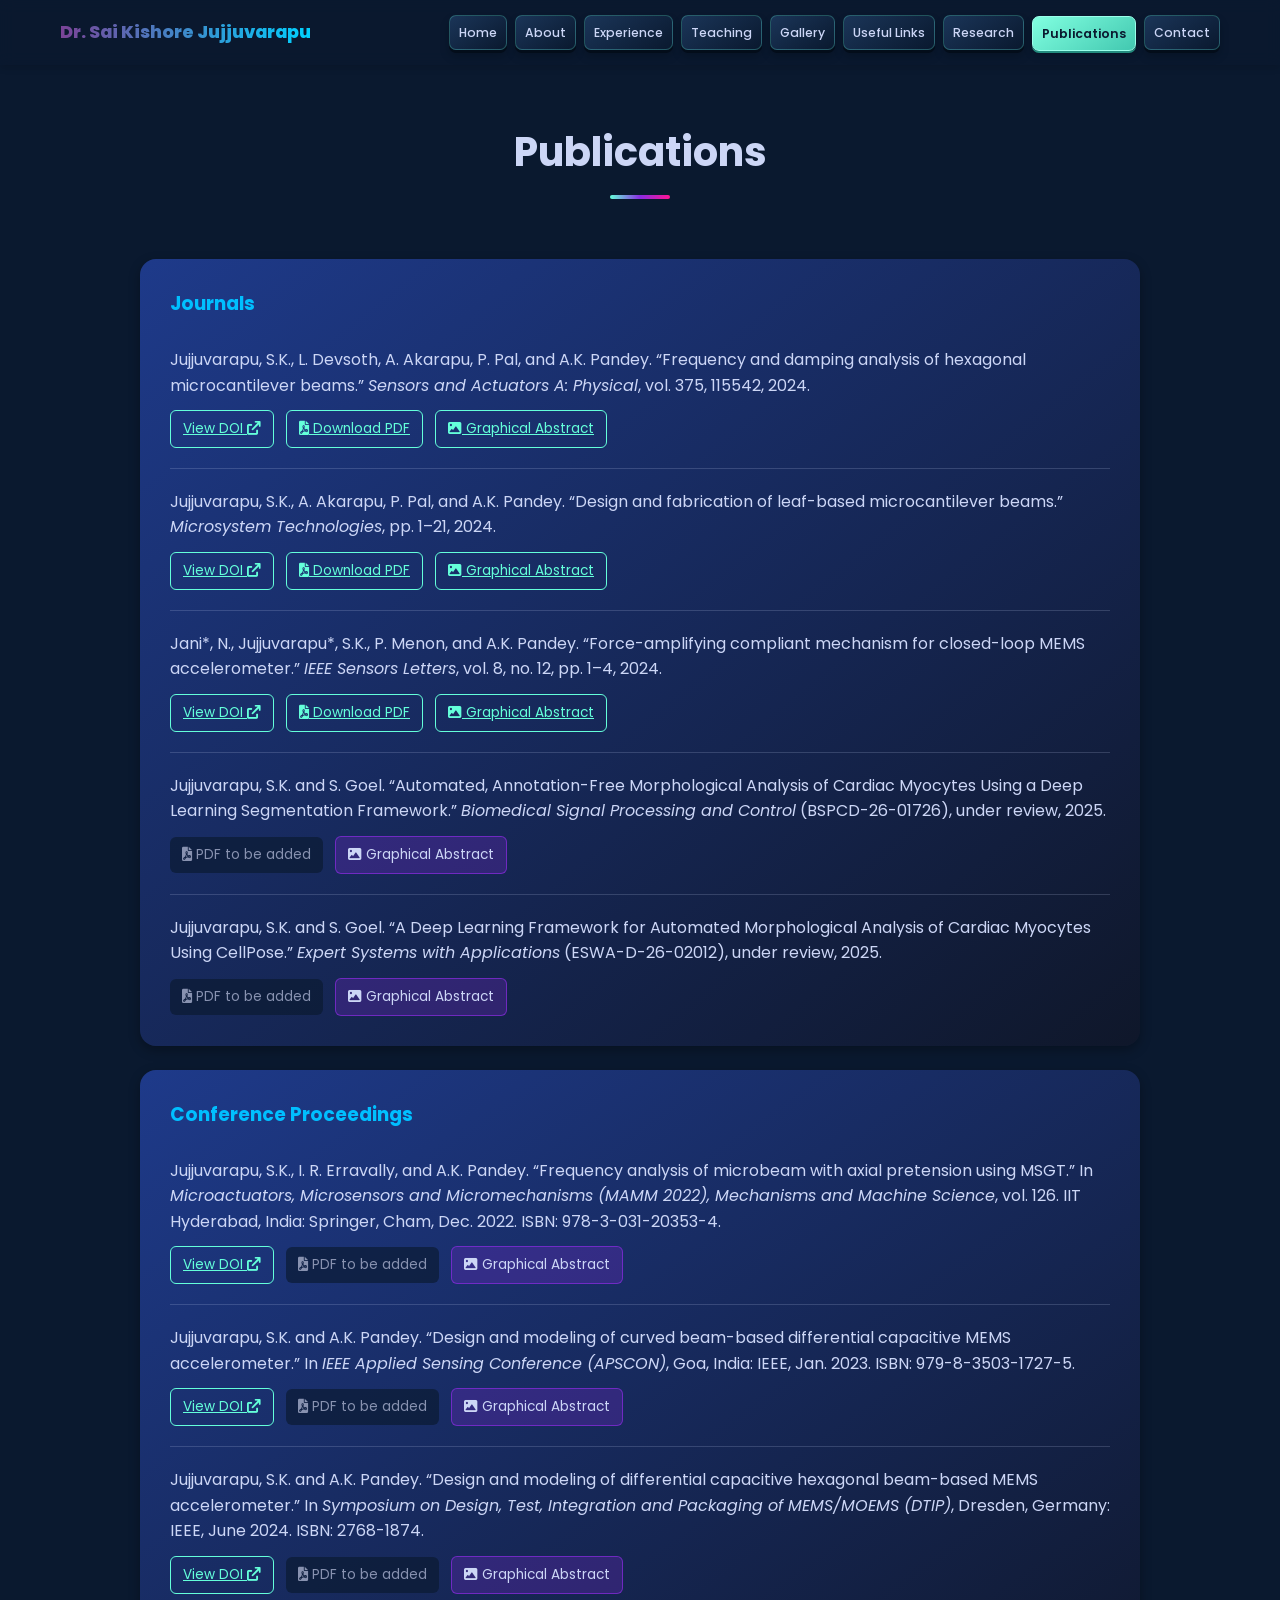
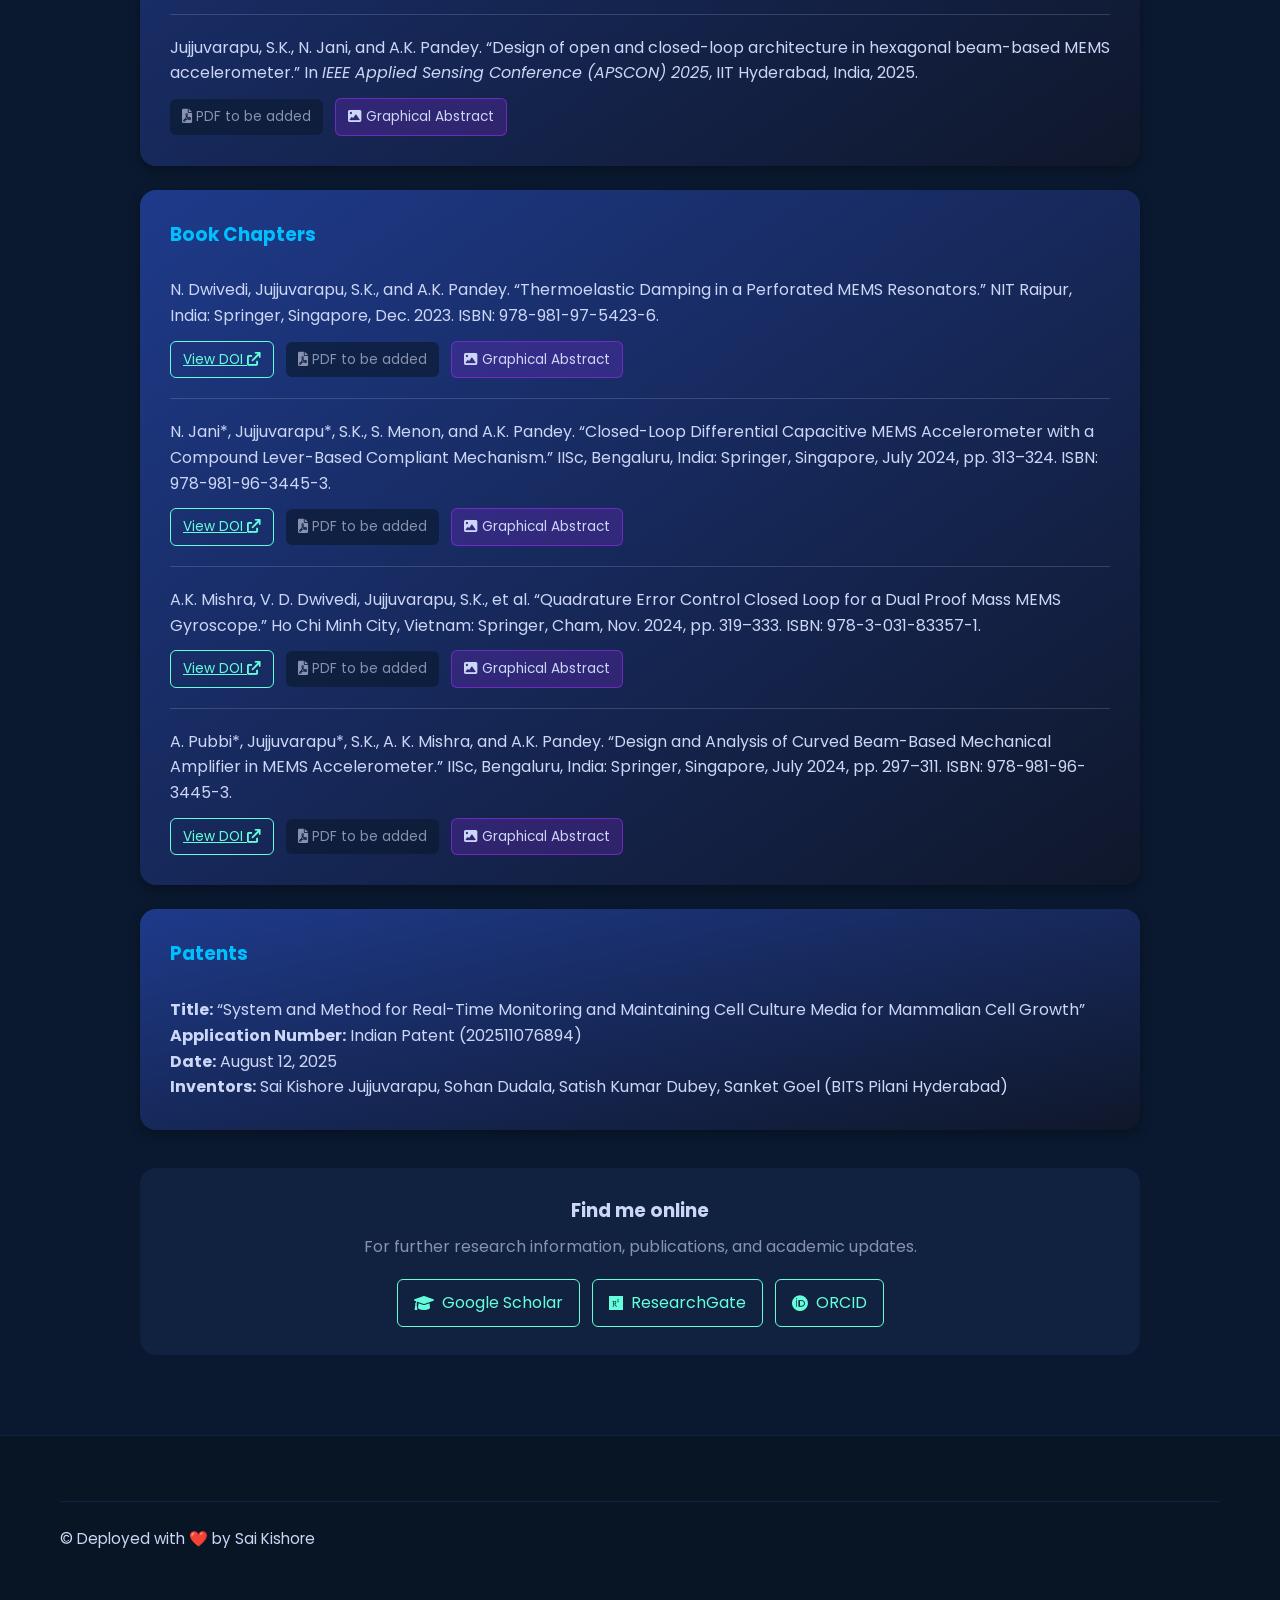
<file: publications.html>
<!DOCTYPE html>
<html lang="en">
<head>
  <meta charset="UTF-8">
  <meta name="viewport" content="width=device-width, initial-scale=1.0">
  <title>Publications | Dr. Sai Kishore</title>
  <link rel="stylesheet" href="style.css">
  <link rel="stylesheet" href="https://cdnjs.cloudflare.com/ajax/libs/font-awesome/6.0.0-beta3/css/all.min.css">
  <link href="https://fonts.googleapis.com/css2?family=Poppins:wght@400;500;600;700;800&display=swap" rel="stylesheet">
</head>
<body>
  <header class="header"><div class="container navbar-content"><h1 class="logo"><a href="index.html"><span class="gradient-text-logo">Dr. Sai Kishore Jujjuvarapu</span></a></h1><nav class="nav-menu"><ul class="nav-links"><li><a href="index.html" class="nav-link">Home</a></li><li><a href="about.html" class="nav-link">About</a></li><li><a href="skills.html" class="nav-link">Skills</a></li><li><a href="experience.html" class="nav-link">Experience</a></li><li><a href="research.html" class="nav-link">Research</a></li><li><a href="publications.html" class="nav-link active">Publications</a></li><li><a href="contact.html" class="nav-link">Contact</a></li></ul></nav></div></header>
  <main><section class="about-section common-section page-section"><div class="container"><h2 class="section-title">Publications</h2><div class="publication-sections">
    <article class="publication-category"><h3 class="card-title blue-text">Journals</h3><div class="publication-list">
      <article class="publication-item"><p>Jujjuvarapu, S.K., L. Devsoth, A. Akarapu, P. Pal, and A.K. Pandey. “Frequency and damping analysis of hexagonal microcantilever beams.” <em>Sensors and Actuators A: Physical</em>, vol. 375, 115542, 2024.</p><div class="publication-actions"><a href="https://doi.org/10.1016/j.sna.2024.115542" target="_blank" rel="noopener noreferrer">View DOI <i class="fas fa-arrow-up-right-from-square"></i></a><a href="publication-pdfs/hexagonal-microcantilever-beams.pdf" download><i class="fas fa-file-pdf"></i> Download PDF</a><a href="graphical-abstracts/hexagonal-microcantilever-beams.png" target="_blank" rel="noopener noreferrer"><i class="fas fa-image"></i> Graphical Abstract</a></div></article>
      <article class="publication-item"><p>Jujjuvarapu, S.K., A. Akarapu, P. Pal, and A.K. Pandey. “Design and fabrication of leaf-based microcantilever beams.” <em>Microsystem Technologies</em>, pp. 1–21, 2024.</p><div class="publication-actions"><a href="https://doi.org/10.1007/s00542-024-05838-1" target="_blank" rel="noopener noreferrer">View DOI <i class="fas fa-arrow-up-right-from-square"></i></a><a href="publication-pdfs/leaf-based-microcantilever-beams.pdf" download><i class="fas fa-file-pdf"></i> Download PDF</a><a href="graphical-abstracts/leaf-based-microcantilever-beams.png" target="_blank" rel="noopener noreferrer"><i class="fas fa-image"></i> Graphical Abstract</a></div></article>
      <article class="publication-item"><p>Jani*, N., Jujjuvarapu*, S.K., P. Menon, and A.K. Pandey. “Force-amplifying compliant mechanism for closed-loop MEMS accelerometer.” <em>IEEE Sensors Letters</em>, vol. 8, no. 12, pp. 1–4, 2024.</p><div class="publication-actions"><a href="https://doi.org/10.1109/LSENS.2024.3484527" target="_blank" rel="noopener noreferrer">View DOI <i class="fas fa-arrow-up-right-from-square"></i></a><a href="publication-pdfs/closed-loop-mems-accelerometer.pdf" download><i class="fas fa-file-pdf"></i> Download PDF</a><a href="graphical-abstracts/closed-loop-mems-accelerometer.png" target="_blank" rel="noopener noreferrer"><i class="fas fa-image"></i> Graphical Abstract</a></div></article>
      <article class="publication-item"><p>Jujjuvarapu, S.K. and S. Goel. “Automated, Annotation-Free Morphological Analysis of Cardiac Myocytes Using a Deep Learning Segmentation Framework.” <em>Biomedical Signal Processing and Control</em> (BSPCD-26-01726), under review, 2025.</p><div class="publication-actions"><span class="pdf-pending"><i class="fas fa-file-pdf"></i> PDF to be added</span><span class="abstract-pending"><i class="fas fa-image"></i> Graphical Abstract</span></div></article>
      <article class="publication-item"><p>Jujjuvarapu, S.K. and S. Goel. “A Deep Learning Framework for Automated Morphological Analysis of Cardiac Myocytes Using CellPose.” <em>Expert Systems with Applications</em> (ESWA-D-26-02012), under review, 2025.</p><div class="publication-actions"><span class="pdf-pending"><i class="fas fa-file-pdf"></i> PDF to be added</span><span class="abstract-pending"><i class="fas fa-image"></i> Graphical Abstract</span></div></article>
    </div></article>
    <article class="publication-category"><h3 class="card-title blue-text">Conference Proceedings</h3><div class="publication-list">
      <article class="publication-item"><p>Jujjuvarapu, S.K., I. R. Erravally, and A.K. Pandey. “Frequency analysis of microbeam with axial pretension using MSGT.” In <em>Microactuators, Microsensors and Micromechanisms (MAMM 2022), Mechanisms and Machine Science</em>, vol. 126. IIT Hyderabad, India: Springer, Cham, Dec. 2022. ISBN: 978-3-031-20353-4.</p><div class="publication-actions"><a href="https://doi.org/10.1007/978-3-031-20353-4_15" target="_blank" rel="noopener noreferrer">View DOI <i class="fas fa-arrow-up-right-from-square"></i></a><span class="pdf-pending"><i class="fas fa-file-pdf"></i> PDF to be added</span><span class="abstract-pending"><i class="fas fa-image"></i> Graphical Abstract</span></div></article>
      <article class="publication-item"><p>Jujjuvarapu, S.K. and A.K. Pandey. “Design and modeling of curved beam-based differential capacitive MEMS accelerometer.” In <em>IEEE Applied Sensing Conference (APSCON)</em>, Goa, India: IEEE, Jan. 2023. ISBN: 979-8-3503-1727-5.</p><div class="publication-actions"><a href="https://doi.org/10.1109/APSCON60364.2024.10465764" target="_blank" rel="noopener noreferrer">View DOI <i class="fas fa-arrow-up-right-from-square"></i></a><span class="pdf-pending"><i class="fas fa-file-pdf"></i> PDF to be added</span><span class="abstract-pending"><i class="fas fa-image"></i> Graphical Abstract</span></div></article>
      <article class="publication-item"><p>Jujjuvarapu, S.K. and A.K. Pandey. “Design and modeling of differential capacitive hexagonal beam-based MEMS accelerometer.” In <em>Symposium on Design, Test, Integration and Packaging of MEMS/MOEMS (DTIP)</em>, Dresden, Germany: IEEE, June 2024. ISBN: 2768-1874.</p><div class="publication-actions"><a href="https://doi.org/10.1109/DTIP62575.2024.10613242" target="_blank" rel="noopener noreferrer">View DOI <i class="fas fa-arrow-up-right-from-square"></i></a><span class="pdf-pending"><i class="fas fa-file-pdf"></i> PDF to be added</span><span class="abstract-pending"><i class="fas fa-image"></i> Graphical Abstract</span></div></article>
      <article class="publication-item"><p>Jujjuvarapu, S.K., N. Jani, and A.K. Pandey. “Design of open and closed-loop architecture in hexagonal beam-based MEMS accelerometer.” In <em>IEEE Applied Sensing Conference (APSCON) 2025</em>, IIT Hyderabad, India, 2025.</p><div class="publication-actions"><span class="pdf-pending"><i class="fas fa-file-pdf"></i> PDF to be added</span><span class="abstract-pending"><i class="fas fa-image"></i> Graphical Abstract</span></div></article>
    </div></article>
    <article class="publication-category"><h3 class="card-title blue-text">Book Chapters</h3><div class="publication-list">
      <article class="publication-item"><p>N. Dwivedi, Jujjuvarapu, S.K., and A.K. Pandey. “Thermoelastic Damping in a Perforated MEMS Resonators.” NIT Raipur, India: Springer, Singapore, Dec. 2023. ISBN: 978-981-97-5423-6.</p><div class="publication-actions"><a href="https://doi.org/10.1007/978-981-97-5423-6_24" target="_blank" rel="noopener noreferrer">View DOI <i class="fas fa-arrow-up-right-from-square"></i></a><span class="pdf-pending"><i class="fas fa-file-pdf"></i> PDF to be added</span><span class="abstract-pending"><i class="fas fa-image"></i> Graphical Abstract</span></div></article>
      <article class="publication-item"><p>N. Jani*, Jujjuvarapu*, S.K., S. Menon, and A.K. Pandey. “Closed-Loop Differential Capacitive MEMS Accelerometer with a Compound Lever-Based Compliant Mechanism.” IISc, Bengaluru, India: Springer, Singapore, July 2024, pp. 313–324. ISBN: 978-981-96-3445-3.</p><div class="publication-actions"><a href="https://doi.org/10.1007/978-981-96-3445-3_32" target="_blank" rel="noopener noreferrer">View DOI <i class="fas fa-arrow-up-right-from-square"></i></a><span class="pdf-pending"><i class="fas fa-file-pdf"></i> PDF to be added</span><span class="abstract-pending"><i class="fas fa-image"></i> Graphical Abstract</span></div></article>
      <article class="publication-item"><p>A.K. Mishra, V. D. Dwivedi, Jujjuvarapu, S.K., et al. “Quadrature Error Control Closed Loop for a Dual Proof Mass MEMS Gyroscope.” Ho Chi Minh City, Vietnam: Springer, Cham, Nov. 2024, pp. 319–333. ISBN: 978-3-031-83357-1.</p><div class="publication-actions"><a href="https://doi.org/10.1007/978-3-031-83357-1_32" target="_blank" rel="noopener noreferrer">View DOI <i class="fas fa-arrow-up-right-from-square"></i></a><span class="pdf-pending"><i class="fas fa-file-pdf"></i> PDF to be added</span><span class="abstract-pending"><i class="fas fa-image"></i> Graphical Abstract</span></div></article>
      <article class="publication-item"><p>A. Pubbi*, Jujjuvarapu*, S.K., A. K. Mishra, and A.K. Pandey. “Design and Analysis of Curved Beam-Based Mechanical Amplifier in MEMS Accelerometer.” IISc, Bengaluru, India: Springer, Singapore, July 2024, pp. 297–311. ISBN: 978-981-96-3445-3.</p><div class="publication-actions"><a href="https://doi.org/10.1007/978-981-96-3445-3_31" target="_blank" rel="noopener noreferrer">View DOI <i class="fas fa-arrow-up-right-from-square"></i></a><span class="pdf-pending"><i class="fas fa-file-pdf"></i> PDF to be added</span><span class="abstract-pending"><i class="fas fa-image"></i> Graphical Abstract</span></div></article>
    </div></article>
    <article class="publication-category"><h3 class="card-title blue-text">Patents</h3><div class="publication-list"><article class="publication-item"><p><strong>Title:</strong> “System and Method for Real-Time Monitoring and Maintaining Cell Culture Media for Mammalian Cell Growth”</p><p><strong>Application Number:</strong> Indian Patent (202511076894)</p><p><strong>Date:</strong> August 12, 2025</p><p><strong>Inventors:</strong> Sai Kishore Jujjuvarapu, Sohan Dudala, Satish Kumar Dubey, Sanket Goel (BITS Pilani Hyderabad)</p></article></div></article>
  </div><div class="profile-links-section"><h3>Find me online</h3><p>For further research information, publications, and academic updates.</p><div class="profile-links"><a href="https://scholar.google.com/citations?user=Ku_4VSsAAAAJ&amp;hl=en" target="_blank" rel="noopener noreferrer" class="profile-link-button"><i class="fas fa-graduation-cap"></i> Google Scholar</a><a href="https://www.researchgate.net/profile/Sai-Kishore-Jujjuvarapu?ev=hdr_xprf" target="_blank" rel="noopener noreferrer" class="profile-link-button"><i class="fab fa-researchgate"></i> ResearchGate</a><a href="https://orcid.org/my-orcid?orcid=0000-0001-5734-7775" target="_blank" rel="noopener noreferrer" class="profile-link-button"><i class="fab fa-orcid"></i> ORCID</a></div></div></div></section></main>
  <footer class="footer"><div class="container footer-content"><div class="footer-bottom-row"><p>© Deployed with ❤️ by Sai Kishore</p></div></div></footer>
  <script src="script.js"></script>
</body>
</html>
</file>
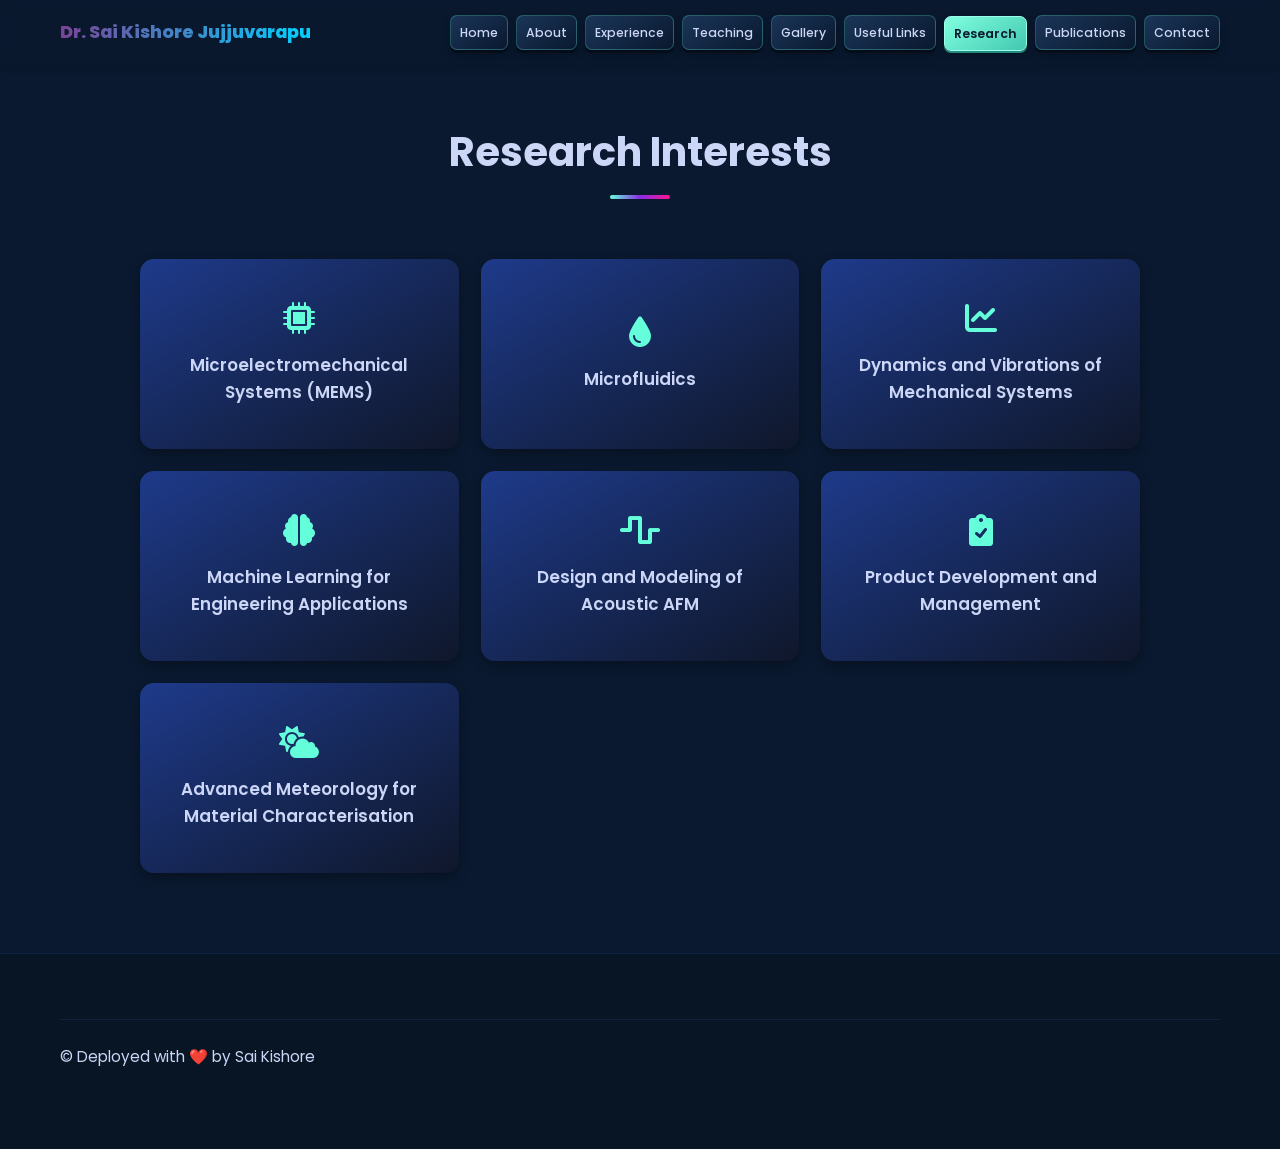
<file: research.html>
<!DOCTYPE html>
<html lang="en">
<head>
  <meta charset="UTF-8">
  <meta name="viewport" content="width=device-width, initial-scale=1.0">
  <title>Research | Dr. Sai Kishore</title>
  <link rel="stylesheet" href="style.css">
  <link rel="stylesheet" href="https://cdnjs.cloudflare.com/ajax/libs/font-awesome/6.0.0-beta3/css/all.min.css">
  <link href="https://fonts.googleapis.com/css2?family=Poppins:wght@400;500;600;700;800&display=swap" rel="stylesheet">
</head>
<body>
  <header class="header"><div class="container navbar-content"><h1 class="logo"><a href="index.html"><span class="gradient-text-logo">Dr. Sai Kishore Jujjuvarapu</span></a></h1><nav class="nav-menu"><ul class="nav-links"><li><a href="index.html" class="nav-link">Home</a></li><li><a href="about.html" class="nav-link">About</a></li><li><a href="skills.html" class="nav-link">Skills</a></li><li><a href="experience.html" class="nav-link">Experience</a></li><li><a href="research.html" class="nav-link active">Research</a></li><li><a href="publications.html" class="nav-link">Publications</a></li><li><a href="contact.html" class="nav-link">Contact</a></li></ul></nav></div></header>
  <main><section class="about-section common-section page-section"><div class="container"><h2 class="section-title">Research Interests</h2><div class="research-interests-grid"><article class="research-interest-card"><i class="fas fa-microchip"></i><h3>Microelectromechanical Systems (MEMS)</h3></article><article class="research-interest-card"><i class="fas fa-droplet"></i><h3>Microfluidics</h3></article><article class="research-interest-card"><i class="fas fa-chart-line"></i><h3>Dynamics and Vibrations of Mechanical Systems</h3></article><article class="research-interest-card"><i class="fas fa-brain"></i><h3>Machine Learning for Engineering Applications</h3></article><article class="research-interest-card"><i class="fas fa-wave-square"></i><h3>Design and Modeling of Acoustic AFM</h3></article><article class="research-interest-card"><i class="fas fa-clipboard-check"></i><h3>Product Development and Management</h3></article><article class="research-interest-card"><i class="fas fa-cloud-sun"></i><h3>Advanced Meteorology for Material Characterisation</h3></article></div></div></section></main>
  <footer class="footer"><div class="container footer-content"><div class="footer-bottom-row"><p>© Deployed with ❤️ by Sai Kishore</p></div></div></footer>
  <script src="script.js"></script>
</body>
</html>
</file>
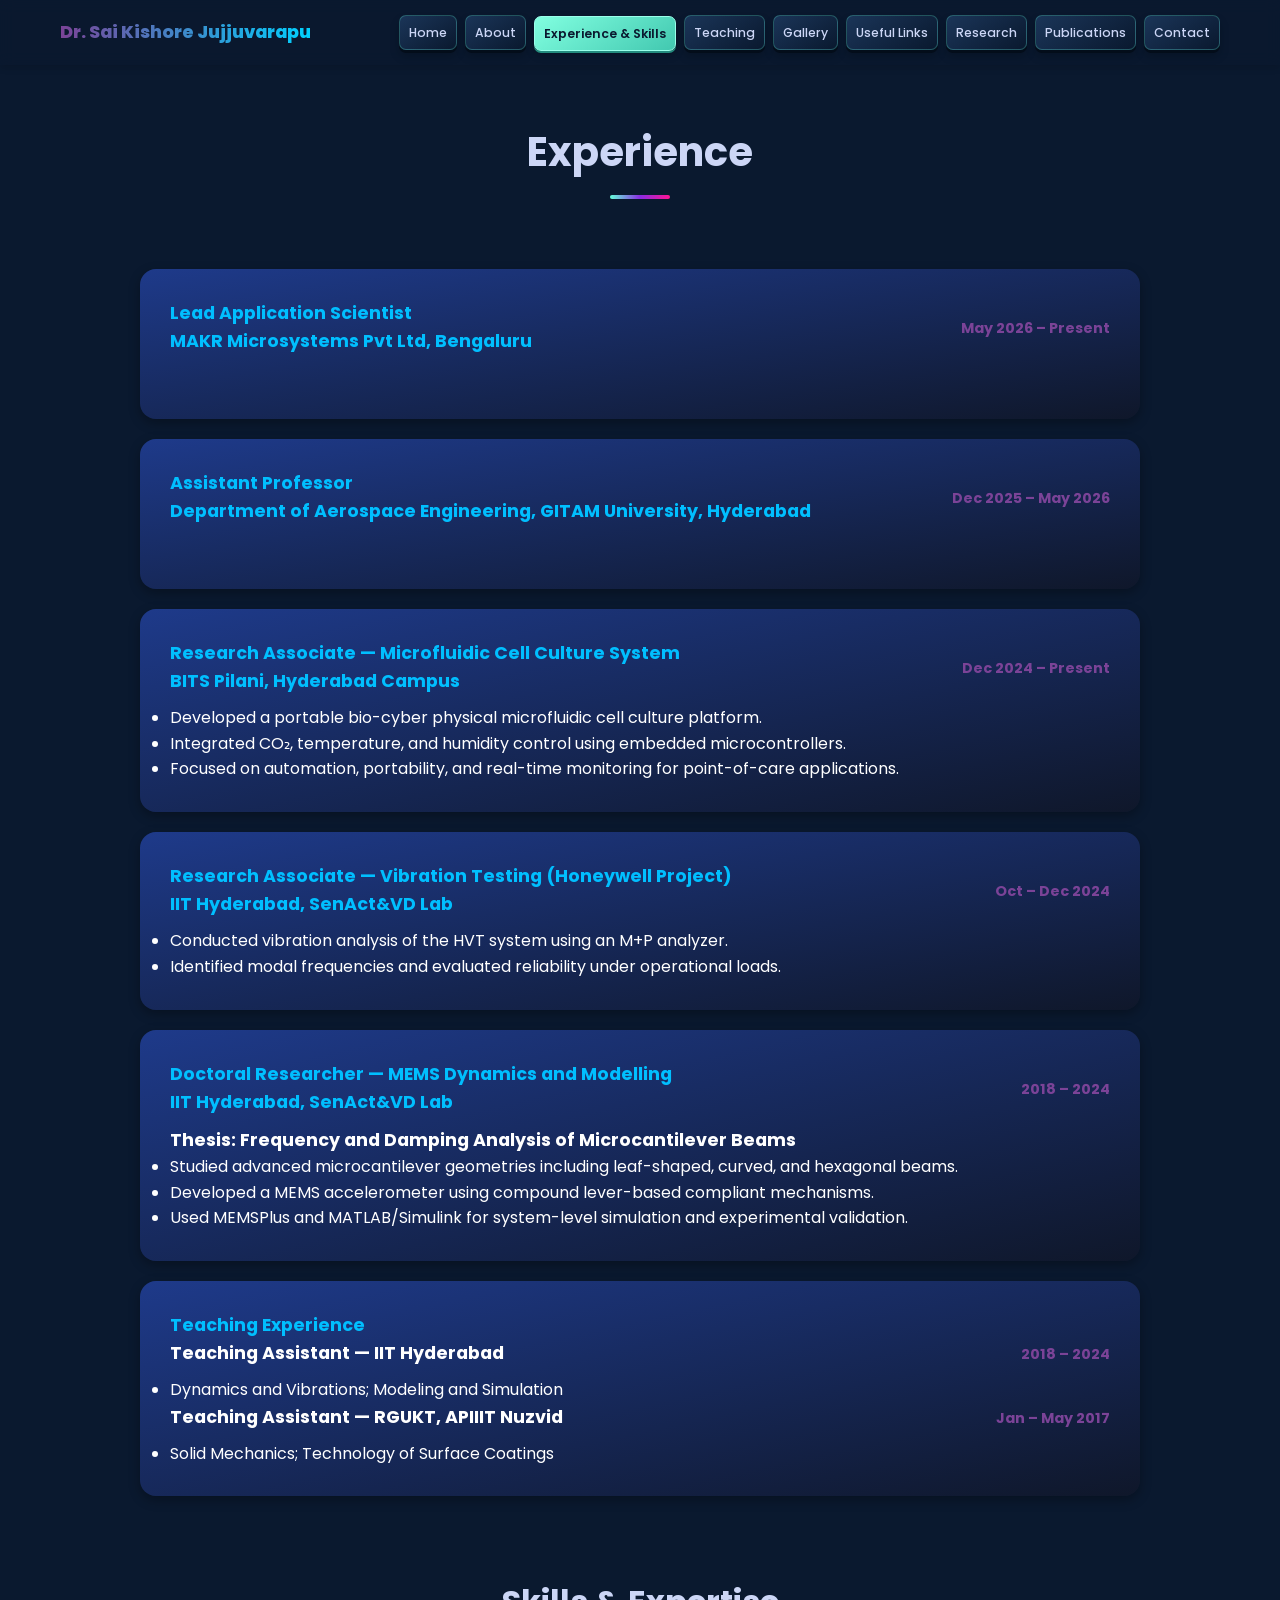
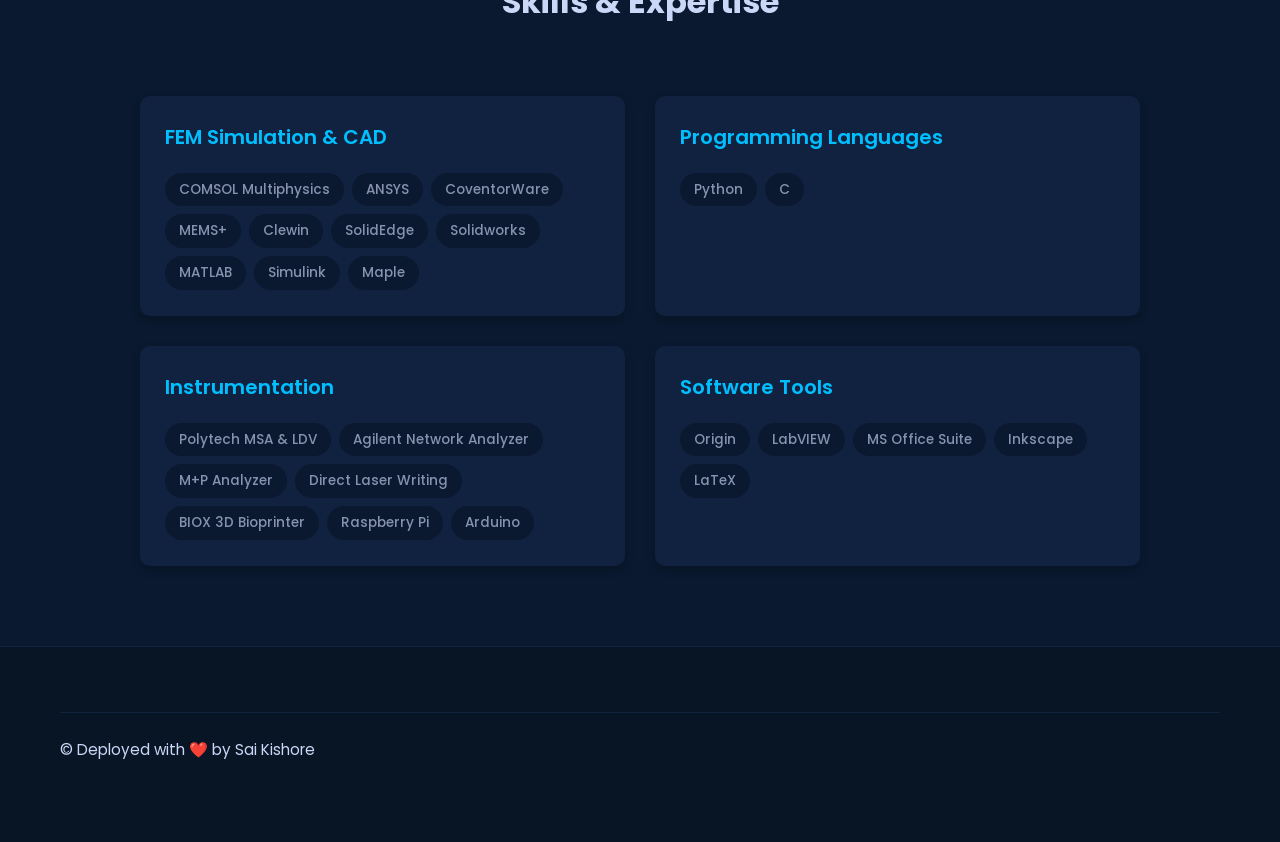
<file: skills.html>
<!DOCTYPE html>
<html lang="en">
<head>
  <meta http-equiv="refresh" content="0; url=experience.html">
  <link rel="canonical" href="experience.html">
  <title>Redirecting to Experience &amp; Skills</title>
</head>
<body><p>Skills are now part of <a href="experience.html">Experience &amp; Skills</a>.</p></body>
</html>
</file>
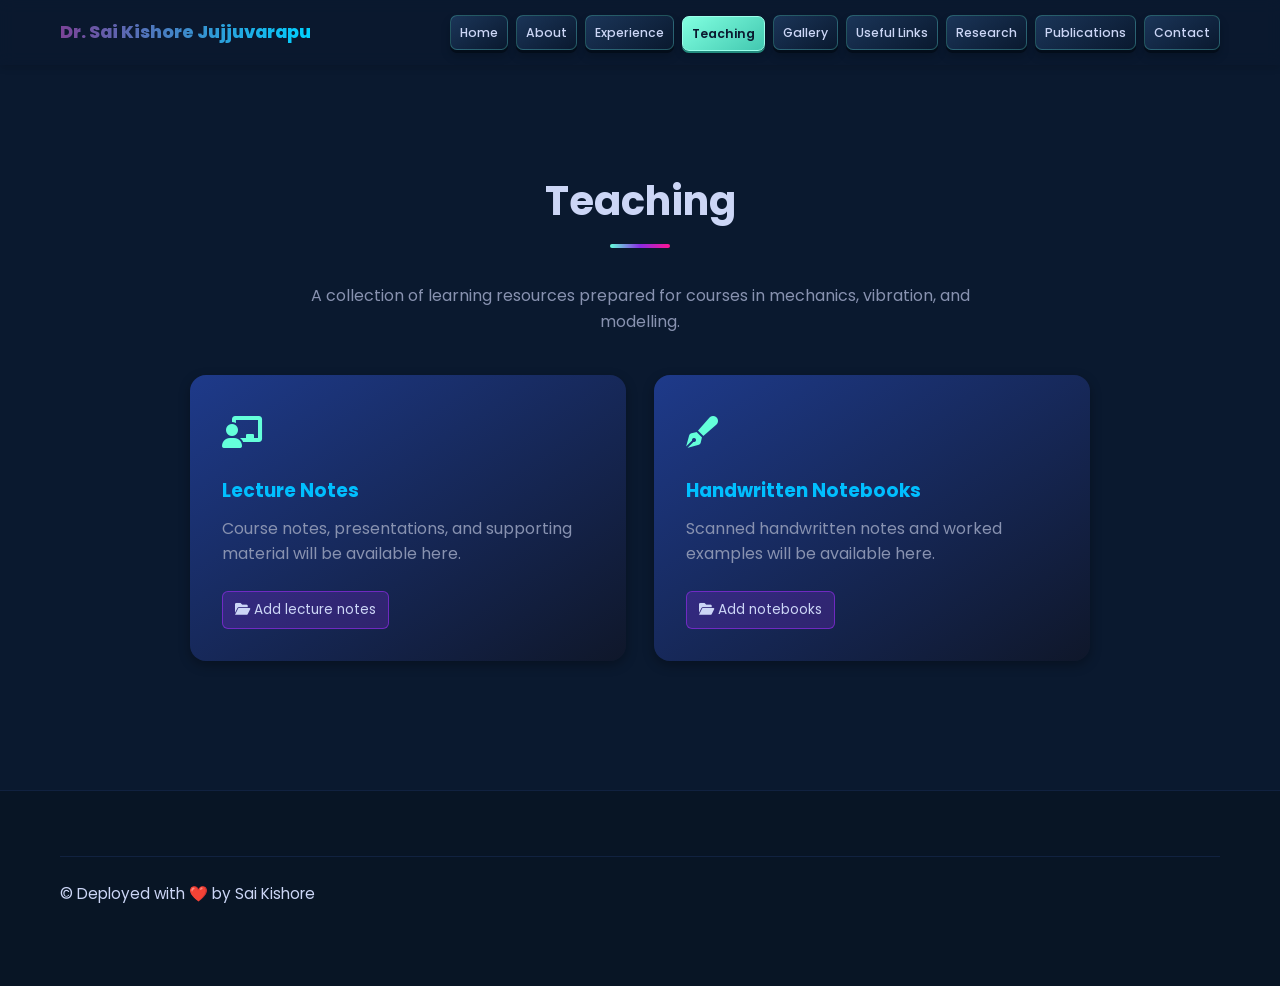
<file: teaching.html>
<!DOCTYPE html>
<html lang="en">
<head>
  <meta charset="UTF-8">
  <meta name="viewport" content="width=device-width, initial-scale=1.0">
  <title>Teaching | Dr. Sai Kishore</title>
  <link rel="stylesheet" href="style.css">
  <link rel="stylesheet" href="https://cdnjs.cloudflare.com/ajax/libs/font-awesome/6.0.0-beta3/css/all.min.css">
  <link href="https://fonts.googleapis.com/css2?family=Poppins:wght@400;500;600;700;800&display=swap" rel="stylesheet">
</head>
<body>
  <header class="header"><div class="container navbar-content"><h1 class="logo"><a href="index.html"><span class="gradient-text-logo">Dr. Sai Kishore Jujjuvarapu</span></a></h1><nav class="nav-menu"><ul class="nav-links"><li><a href="index.html" class="nav-link">Home</a></li><li><a href="about.html" class="nav-link">About</a></li><li><a href="skills.html" class="nav-link">Skills</a></li><li><a href="experience.html" class="nav-link">Experience</a></li><li><a href="research.html" class="nav-link">Research</a></li><li><a href="publications.html" class="nav-link">Publications</a></li><li><a href="contact.html" class="nav-link">Contact</a></li></ul><div class="menu-toggle"><i class="fas fa-bars"></i></div></nav></div></header>
  <nav class="mobile-nav-menu"><div class="close-btn"><i class="fas fa-times"></i></div><ul class="mobile-nav-links"><li><a href="index.html" class="mobile-nav-link">Home</a></li><li><a href="about.html" class="mobile-nav-link">About</a></li><li><a href="skills.html" class="mobile-nav-link">Skills</a></li><li><a href="experience.html" class="mobile-nav-link">Experience</a></li><li><a href="research.html" class="mobile-nav-link">Research</a></li><li><a href="publications.html" class="mobile-nav-link">Publications</a></li><li><a href="contact.html" class="mobile-nav-link">Contact</a></li></ul></nav>
  <main><section class="common-section page-section teaching-section"><div class="container"><h2 class="section-title">Teaching</h2><p class="teaching-intro">A collection of learning resources prepared for courses in mechanics, vibration, and modelling.</p><div class="teaching-grid"><article class="teaching-card"><div class="teaching-card-icon"><i class="fas fa-chalkboard-teacher"></i></div><h3 class="card-title blue-text">Lecture Notes</h3><p>Course notes, presentations, and supporting material will be available here.</p><span class="resource-pending"><i class="fas fa-folder-open"></i> Add lecture notes</span></article><article class="teaching-card"><div class="teaching-card-icon"><i class="fas fa-pen-fancy"></i></div><h3 class="card-title blue-text">Handwritten Notebooks</h3><p>Scanned handwritten notes and worked examples will be available here.</p><span class="resource-pending"><i class="fas fa-folder-open"></i> Add notebooks</span></article></div></div></section></main>
  <footer class="footer"><div class="container footer-content"><div class="footer-bottom-row"><p>© Deployed with ❤️ by Sai Kishore</p></div></div></footer>
  <script src="script.js"></script>
</body>
</html>
</file>
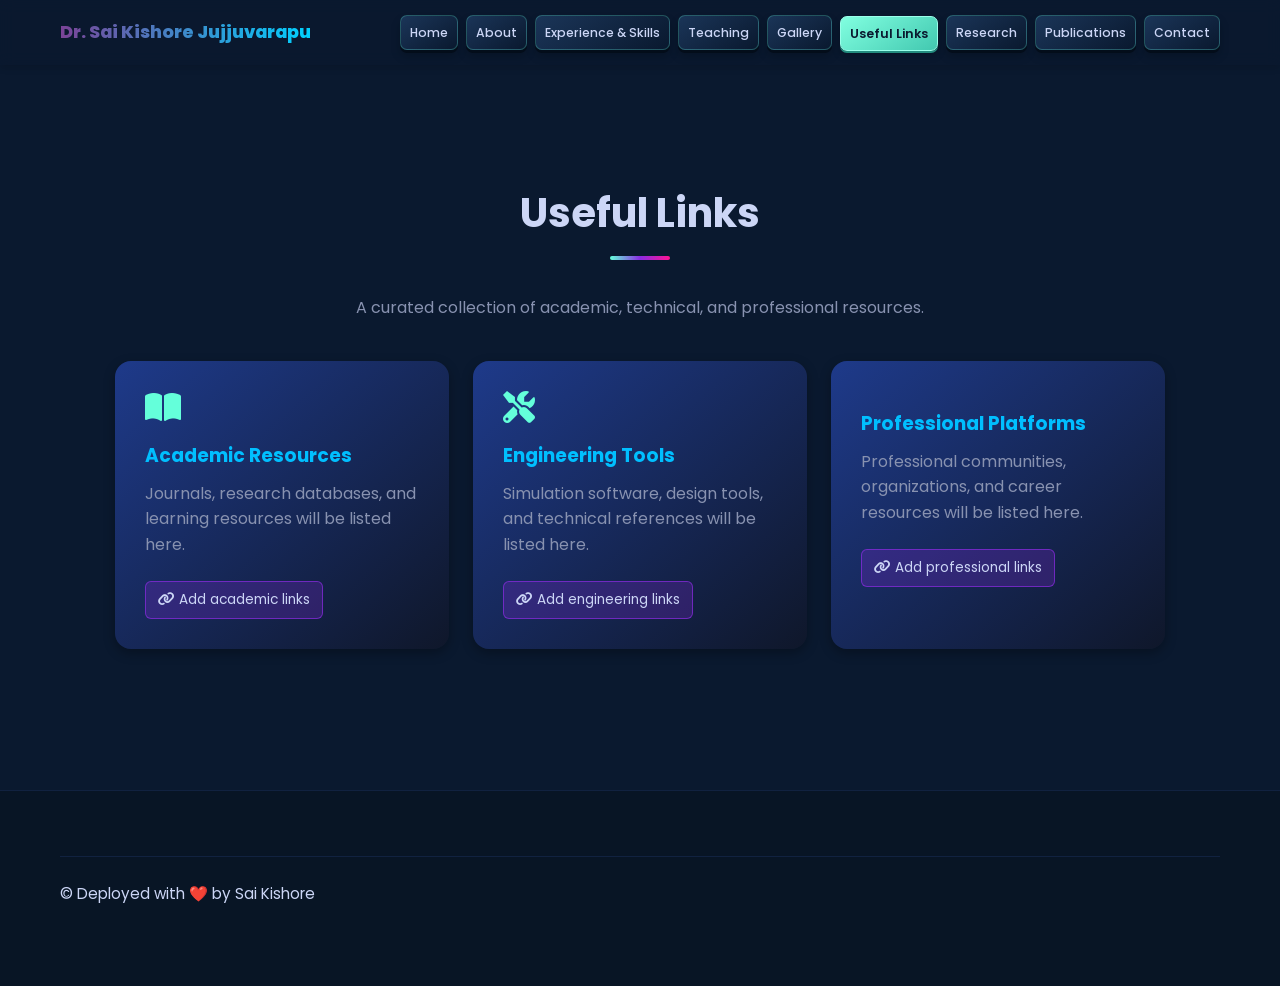
<file: useful-links.html>
<!DOCTYPE html>
<html lang="en">
<head>
  <meta charset="UTF-8">
  <meta name="viewport" content="width=device-width, initial-scale=1.0">
  <title>Useful Links | Dr. Sai Kishore</title>
  <link rel="stylesheet" href="style.css">
  <link rel="stylesheet" href="https://cdnjs.cloudflare.com/ajax/libs/font-awesome/6.0.0-beta3/css/all.min.css">
  <link href="https://fonts.googleapis.com/css2?family=Poppins:wght@400;500;600;700;800&display=swap" rel="stylesheet">
</head>
<body>
  <header class="header"><div class="container navbar-content"><h1 class="logo"><a href="index.html"><span class="gradient-text-logo">Dr. Sai Kishore Jujjuvarapu</span></a></h1><nav class="nav-menu"><ul class="nav-links"><li><a href="index.html" class="nav-link">Home</a></li><li><a href="about.html" class="nav-link">About</a></li><li><a href="experience.html" class="nav-link">Experience &amp; Skills</a></li><li><a href="research.html" class="nav-link">Research</a></li><li><a href="publications.html" class="nav-link">Publications</a></li><li><a href="contact.html" class="nav-link">Contact</a></li></ul><div class="menu-toggle"><i class="fas fa-bars"></i></div></nav></div></header>
  <nav class="mobile-nav-menu"><div class="close-btn"><i class="fas fa-times"></i></div><ul class="mobile-nav-links"><li><a href="index.html" class="mobile-nav-link">Home</a></li><li><a href="about.html" class="mobile-nav-link">About</a></li><li><a href="experience.html" class="mobile-nav-link">Experience &amp; Skills</a></li><li><a href="research.html" class="mobile-nav-link">Research</a></li><li><a href="publications.html" class="mobile-nav-link">Publications</a></li><li><a href="contact.html" class="mobile-nav-link">Contact</a></li></ul></nav>
  <main><section class="common-section page-section useful-links-section"><div class="container"><h2 class="section-title">Useful Links</h2><p class="useful-links-intro">A curated collection of academic, technical, and professional resources.</p><div class="useful-links-grid"><article class="useful-links-card"><i class="fas fa-book-open"></i><h3 class="card-title blue-text">Academic Resources</h3><p>Journals, research databases, and learning resources will be listed here.</p><span class="resource-pending"><i class="fas fa-link"></i> Add academic links</span></article><article class="useful-links-card"><i class="fas fa-screwdriver-wrench"></i><h3 class="card-title blue-text">Engineering Tools</h3><p>Simulation software, design tools, and technical references will be listed here.</p><span class="resource-pending"><i class="fas fa-link"></i> Add engineering links</span></article><article class="useful-links-card"><i class="fas fa-people-group"></i><h3 class="card-title blue-text">Professional Platforms</h3><p>Professional communities, organizations, and career resources will be listed here.</p><span class="resource-pending"><i class="fas fa-link"></i> Add professional links</span></article></div></div></section></main>
  <footer class="footer"><div class="container footer-content"><div class="footer-bottom-row"><p>© Deployed with ❤️ by Sai Kishore</p></div></div></footer>
  <script src="script.js"></script>
</body>
</html>
</file>
<file: style.css>
/* --- Variables --- */
:root {
    --page-bg: #0C1E32; /* Slightly lighter base background for the page */
    --dark-navy: #0A192F; /* This will now be the background for common content sections */
    --light-navy: #112240; /* Background for cards (e.g., skill cards, about me cards) */
    --light-slate: #CCD6F6; /* Brighter white/light gray text */
    --slate: #8892B0; /* Standard gray text */
    --green-accent: #64FFDA; /* Primary accent color (e.g., hover states) */
    --gradient-start: #8A2BE2; /* Start color for purple-pink gradients */
    --gradient-end: #FF1493;   /* End color for purple-pink gradients */
    --purple-text: #8A2BE2; /* Specific purple for "My Journey" title */
    --blue-text: #00BFFF; /* DeepSkyBlue for "Current Status" title */

    /* Skill Icon Background Colors (matched to new screenshot) */
    --skill-blue-bg: #2196F3; /* Programming Languages - Blue */
    --skill-green-bg: #4CAF50; /* Frameworks & Libraries - Green */
    --skill-orange-bg: #FF9800; /* AI & ML - Orange */
    --skill-red-pink-bg: #F44336; /* Soft Skills - Red/Pink */

    /* Darker color for footer background */
    --darker-footer-bg: #081525; /* A slightly darker navy/black for the footer */
}

/* --- Base Styles --- */
* {
    margin: 0;
    padding: 0;
    box-sizing: border-box;
}

html {
    scroll-behavior: smooth;
}

body {
    background-color: var(--page-bg); /* Use the new lighter base background*/
    /*background-image: linear-gradient(to right, #0A192F, #0A192F);*/
    color: var(--light-slate);
    font-family: 'Poppins', sans-serif;
    line-height: 1.6;
    overflow-x: hidden; /* Prevent horizontal scroll from radial gradients */
}

a {
    text-decoration: none;
    color: inherit;
}

.container {
    max-width: 1200px;
    margin: 0 auto;
    padding: 0 20px;
}

/* --- Radial Gradient Background Effect (fixed to body) --- */
body::before {
    content: '';
    position: fixed;
    top: 0;
    left: 0;
    width: 100%;
    height: 100%;
    /* Increased alpha values for more visible gradients */
    background: radial-gradient(circle at top left, rgba(138, 43, 226, 0.4) 0%, transparent 40%),
                radial-gradient(circle at bottom right, rgba(255, 20, 147, 0.4) 0%, transparent 40%);
    z-index: -1; /* Puts it behind content */
    pointer-events: none; /* Allows clicks to pass through */
}


/* --- Custom Scrollbar --- */
::-webkit-scrollbar {
    width: 10px;
}

::-webkit-scrollbar-track {
    background: var(--dark-navy);
}

::-webkit-scrollbar-thumb {
    background: var(--light-navy);
    border-radius: 5px;
}

::-webkit-scrollbar-thumb:hover {
    background: var(--slate);
}

/* --- Header / Navbar --- */
.header {
    width: 100%;
    position: fixed;
    top: 0;
    left: 0;
    background-color: rgba(10, 25, 47, 0.9); /* Dark navy with transparency */
    backdrop-filter: blur(8px); /* Frosted glass effect */
    z-index: 1000;
    box-shadow: 0 4px 6px rgba(0, 0, 0, 0.1);
}

.navbar-content {
    display: flex;
    justify-content: space-between;
    align-items: center;
    height: 65px; /* Final reduced header height */
}

/* Logo styling */
.logo {
    font-size: 1.1rem; /* Base font size for logo */
    font-weight: 800; /* Increased logo boldness as requested */
}
.logo a {
    color: inherit; /* Inherit color, then apply gradient to span */
}
.gradient-text-logo {
    /*background-image: linear-gradient(to right, #1e3c72, #2a5298); /* Gradient colors from screenshot */
    /*background-image: linear-gradient(to right, #3f51b5, #00bcd4); /* Gradient colors from screenshot */
    /*background-image: linear-gradient(to right, #134e5e, #71b280);*/
    background-image: linear-gradient(to right, #7b4397, #00d2ff);
    -webkit-background-clip: text;
    -webkit-text-fill-color: transparent;
    background-clip: text;
    color: transparent; /* Fallback */
    /*color: var(--light-slate);*/
    transition: all 0.3s ease; /* Smooth transition for hover */
}
.logo a:hover .gradient-text-logo {
    transform: translateY(-2px); /* Slight hover effect */
}


.nav-menu {
    display: flex;
    align-items: center;
}

.nav-links {
    list-style: none;
    display: flex;
    gap: 8px;
    align-items: center;
}

.nav-links li {
    margin-left: 0;
}

.nav-menu .nav-link {
    display: inline-block;
    padding: 7px 9px;
    border: 1px solid rgba(100, 255, 218, 0.25);
    border-radius: 7px;
    background: linear-gradient(145deg, rgba(28, 55, 91, 0.95), rgba(10, 25, 47, 0.95));
    box-shadow: 0 3px 0 rgba(4, 13, 26, 0.95), 0 6px 10px rgba(0, 0, 0, 0.22);
    transform: translateY(0);
    font-size: 0.77rem;
    font-weight: 500;
    color: var(--light-slate);
    transition: color 0.2s ease, background 0.2s ease, box-shadow 0.2s ease, transform 0.2s ease;
}

/* Active Nav Link Styling */
.nav-menu .nav-link.active {
    color: var(--dark-navy);
    font-weight: 600;
    background: linear-gradient(145deg, #81ffe0, #42c8b0);
    border-color: #9affea;
    box-shadow: 0 2px 0 #238c7e, 0 4px 8px rgba(0, 0, 0, 0.24);
    transform: translateY(1px);
}

.nav-menu .nav-link:hover {
    color: var(--green-accent);
    background: linear-gradient(145deg, rgba(49, 88, 133, 0.98), rgba(17, 34, 64, 0.98));
    box-shadow: 0 5px 0 rgba(4, 13, 26, 0.95), 0 10px 16px rgba(0, 0, 0, 0.28);
    transform: translateY(-3px) rotateX(4deg);
}

.nav-menu .nav-link.active:hover {
    color: var(--dark-navy);
    background: linear-gradient(145deg, #a0ffea, #4bd3ba);
    box-shadow: 0 3px 0 #238c7e, 0 7px 12px rgba(0, 0, 0, 0.28);
    transform: translateY(-1px) rotateX(4deg);
}

.menu-toggle {
    display: none; /* Hidden on desktop */
    font-size: 2rem;
    cursor: pointer;
    color: var(--light-slate);
}

/* Mobile Navigation Menu */
.mobile-nav-menu {
    position: fixed;
    top: 0;
    left: 0;
    width: 100%;
    height: 100%;
    background: linear-gradient(to bottom, var(--dark-navy), var(--light-navy));
    z-index: 1001;
    display: flex;
    flex-direction: column;
    justify-content: center;
    align-items: center;
    transform: translateX(100%); /* Start off-screen */
    transition: transform 0.3s ease-in-out;
}

.mobile-nav-menu.active {
    transform: translateX(0); /* Slide in */
}

.mobile-nav-menu .close-btn {
    position: absolute;
    top: 30px;
    right: 30px;
    font-size: 2.5rem;
    cursor: pointer;
    color: var(--light-slate);
}

.mobile-nav-links {
    list-style: none;
    text-align: center;
}

.mobile-nav-links li {
    margin-bottom: 25px;
}

.mobile-nav-link {
    display: inline-block;
    min-width: 245px;
    padding: 8px 20px;
    border: 1px solid rgba(100, 255, 218, 0.25);
    border-radius: 10px;
    background: linear-gradient(145deg, rgba(28, 55, 91, 0.95), rgba(10, 25, 47, 0.95));
    box-shadow: 0 4px 0 rgba(4, 13, 26, 0.95), 0 8px 14px rgba(0, 0, 0, 0.24);
    font-size: 2.5rem;
    font-weight: 600;
    color: var(--light-slate);
    transition: color 0.2s ease, background 0.2s ease, box-shadow 0.2s ease, transform 0.2s ease;
}

.mobile-nav-link:hover {
    color: var(--green-accent);
    transform: translateY(-3px);
}

.mobile-nav-link.active {
    color: var(--dark-navy);
    background: linear-gradient(145deg, #81ffe0, #42c8b0);
    box-shadow: 0 2px 0 #238c7e, 0 5px 10px rgba(0, 0, 0, 0.28);
    transform: translateY(2px);
}


/* --- Common Section Styles (Applied to About, Skills, Projects, Contact) --- */
.common-section {
    background-color: var(--dark-navy); /* Distinct darker background for sections */
    padding: 120px 0 80px; /* Increased padding for visual separation */
    min-height: 100vh;
    display: flex;
    flex-direction: column; /* Stack title and content vertically */
    align-items: center; /* Center content horizontally */
    justify-content: center;
}

.section-title {
    font-size: 2.5rem; /* Slightly reduced font size for section titles */
    font-weight: 700;
    color: var(--light-slate);
    margin-bottom: 60px; /* Increased margin below title for spacing */
    display: inline-block;
    padding-bottom: 15px; /* Space for the custom underline */
    border-bottom: none; /* Remove default border */
    position: relative; /* For the ::after pseudo-element */
    text-align: center; /* For small screens */
    width: 100%; /* For small screens */
}
/* Custom gradient underline for ALL section titles */
.section-title::after {
    content: '';
    position: absolute;
    left: 50%;
    bottom: 0;
    transform: translateX(-50%);
    width: 60px; /* Width of the underline */
    height: 4px; /* Thickness of the underline */
    background-image: linear-gradient(to right, #64FFDA, #8A2BE2, #FF1493); /* Gradient colors */
    border-radius: 2px;
}

.subsection-title {
    width: 100%;
    margin: 70px 0 18px;
    text-align: center;
    color: var(--light-slate);
    font-size: 2rem;
}


/* --- Hero Section --- */
.hero-section {
    background-color: transparent; /* Changed to transparent to reveal global background */
    height: 100vh;
    display: flex;
    justify-content: center;
    align-items: center;
    padding-top: 80px; /* Account for header */
    position: relative;
    text-align: left; /* Default text alignment */
}

.hero-content {
    display: flex;
    flex-direction: row; /* Text on left, image on right */
    align-items: center; /* Vertically align items in the middle */
    justify-content: space-between; /* Space out text and image */
    gap: 80px; /* Space between the text and image columns */
    max-width: 1200px; /* Constrain content width */
    width: 100%;
}

.hero-text {
    flex: 1; /* Allow text to grow */
    max-width: 650px; /* Limit width of text column */
}

/* Adjusted font-size for to fit on one line */
.hero-text h2 {
    font-size: 3.5rem; /* Slightly smaller to fit on one line */
    font-weight: 700;
    margin-bottom: 15px;
    white-space: nowrap; /* Keep it on one line if possible */
}

/* For the new list of roles - FONT SIZE REDUCED */
.hero-roles {
    font-size: 1.5rem; /* REDUCED FONT SIZE */
    font-weight: 500;
    color: var(--green-accent); /* Make these green */
    min-height: 3.5rem; /* Ensure consistent height for typing multiple lines */
    line-height: 1.2;
    margin-bottom: 25px;
}

.hero-description {
    font-size: 1.15rem;
    color: var(--slate);
    max-width: 600px;
    margin-bottom: 35px;
}

.gradient-text {
    /*background-image: linear-gradient(to right, var(--gradient-start), var(--gradient-end));*/
    /*background-image: linear-gradient(to right, #360033, #0b8793);*/
    background-image: linear-gradient(to right, #7b4397, #00d2ff);
    -webkit-background-clip: text;
    -webkit-text-fill-color: transparent;
    background-clip: text;
    color: transparent; /* Fallback */
}

/* Typing Effect for roles */
.typing-text {
    display: inline-block;
    overflow: hidden; /* Ensures the text is hidden until typed */
    white-space: nowrap;
}

.cursor {
    display: inline-block;
    animation: blink 0.75s step-end infinite;
    border-right: 4px solid rgba(255, 255, 255, 0.75); /* Blinking cursor */
}

@keyframes blink {
    from, to { border-right-color: transparent; }
    50% { border-right-color: rgba(255, 255, 255, 0.75); }
}

.hero-buttons {
    display: flex;
    flex-direction: row; /* Buttons side-by-side */
    gap: 20px;
    margin-bottom: 0; /* No margin below buttons for this layout */
}

.btn {
    padding: 14px 28px;
    border-radius: 8px;
    font-size: 1.1rem;
    font-weight: 600;
    cursor: pointer;
    transition: all 0.3s ease;
    display: flex;
    align-items: center;
    justify-content: center;
    min-width: 180px; /* Ensure buttons have consistent width */
}

.btn i {
    margin-left: 10px;
}

.btn-primary {
    background-image: linear-gradient(to right, var(--gradient-start), var(--gradient-end));
    color: white;
    border: none;
    box-shadow: 0 4px 10px rgba(0, 0, 0, 0.3);
}

.btn-primary:hover {
    transform: translateY(-3px);
    box-shadow: 0 6px 15px rgba(0, 0, 0, 0.4);
}

.btn-outline {
    background-color: transparent;
    color: var(--green-accent);
    border: 2px solid var(--green-accent);
}

.btn-outline:hover {
    background-color: var(--green-accent);
    color: var(--dark-navy);
    transform: translateY(-3px);
}

.hero-image {
    width: 350px; /* Larger image on right */
    height: 350px;
    position: relative;
    display: flex;
    justify-content: center;
    align-items: center;
    flex-shrink: 0; /* Prevent image from shrinking */
}

.profile-pic {
    width: 100%;
    height: 100%;
    object-fit: cover;
    border-radius: 50%;
    /* Custom border gradient effect */
    padding: 4px; /* Padding for the gradient border */
    background-image: linear-gradient(to right, #7b4397, #00d2ff);
                    /*linear-gradient(var(--dark-navy), var(--dark-navy));*/
                     /* linear-gradient(var(--dark-navy), var(--gradient-start));*/
                      
                      /*linear-gradient(to right, var(--gradient-start), var(--gradient-end));*/
    background-origin: border-box;
    background-clip: content-box, border-box;
    mask-composite: exclude;
    mask: linear-gradient(#fff 0 0) content-box, linear-gradient(#fff 0 0);
}

/* Scroll to explore arrow styling */
.scroll-down-arrow {
    position: absolute;
    bottom: 30px;
    left: 50%;
    transform: translateX(-50%);
    font-size: 1.1rem;
    color: var(--slate);
    animation: bounce 1s infinite alternate;
    display: flex;
    flex-direction: column;
    align-items: center;
    cursor: pointer;
    z-index: 900; /* Ensure it's above other content but below header */
}

.scroll-down-arrow i {
    font-size: 1.8rem;
    margin-top: 10px;
}

@keyframes bounce {
    0% { transform: translateY(0); }
    100% { transform: translateY(-10px); }
}


/* --- About Section --- */
.about-section .container {
    display: flex;
    flex-direction: column; /* Stack title and grid */
    align-items: center; /* Center title horizontally */
}

.about-content-grid {
    display: grid;
    grid-template-columns: 1.9fr 1.3fr; /* Adjusted right column width slightly */
    gap: 30px;
    margin-top: 30px;
    width: 100%;
    max-width: 1000px; /* Maintain overall max-width */
}

.about-card {
    background-color: var(--light-navy);
    padding: 25px; /* Reduced padding for overall smaller feel */
    border-radius: 5px;
    box-shadow: 0 4px 10px rgba(0, 0, 0, 0.2);
    text-align: left; /* Ensure left alignment inside cards */
}

.about-card .card-title {
    font-size: 1.6rem; /* Slightly reduced font size */
    font-weight: 600;
    margin-bottom: 10px; /* Reduced margin */
    color: var(--light-slate); /* Default to light slate */
}

/* Specific colors for card titles from screenshot */
.card-title.purple-text {
    color: var(--purple-text); /* My Journey title */
}
.card-title.blue-text {
    color: var(--blue-text); /* Current Status title */
}


.about-card.journey-card p {
    font-size: 1rem; /* Slightly reduced font size */
    color: var(--slate);
    margin-bottom: 10px; /* Reduced margin */
    line-height: 1.7;
}

.about-right-column {
    display: flex;
    flex-direction: column;
    gap: 20px; /* Reduced space between status and languages cards */
}

.status-item {
    display: flex;
    align-items: center;
    gap: 15px;
    font-size: 1.05rem; /* Slightly reduced font size */
    color: var(--light-slate);
}

/* Icon for Current Status with Gradient Background */
.status-icon {
    font-size: 1.6rem; /* Slightly reduced icon size */
    color: white; /* Icon color should be white on gradient background */
    background-image: linear-gradient(to right, var(--gradient-start), var(--gradient-end));
    padding: 10px; /* Reduced padding */
    border-radius: 8px; /* Slightly rounded corners for the icon container */
    display: flex; /* To center the icon inside its background */
    align-items: center;
    justify-content: center;
    flex-shrink: 0; /* Prevent it from shrinking */
}

/* Languages Card with Gradient Background */
.about-card.languages-card {
    background-image: linear-gradient(to right, var(--gradient-start), var(--gradient-end));
    padding: 25px; /* Keep padding consistent with other cards */
    color: var(--light-slate); /* Ensure text is readable on gradient background */
}

.languages-card .card-title {
    color: var(--light-slate); /* Title is white on gradient background */
    /* No special gradient text for title here as the background is already gradient */
}

.language-item {
    display: flex;
    justify-content: space-between;
    align-items: center;
    font-size: 1.05rem; /* Slightly reduced font size */
    color: var(--light-slate);
    margin-bottom: 10px; /* Reduced space between language entries */
}
.language-item:last-child {
    margin-bottom: 0;
}

.language-tag {
    background-color: rgba(10, 25, 47, 0.5); /* Darker, slightly transparent background for tags on gradient */
    color: var(--light-slate); /* Light text for tags */
    padding: 5px 12px; /* Reduced padding */
    border-radius: 18px; /* Adjusted border-radius */
    font-size: 0.8rem; /* Slightly reduced font size */
    font-weight: 500;
}


/* --- Skills Section --- */
.skills-section .container {
    display: flex;
    flex-direction: column;
    align-items: center;
    text-align: center; /* Center the title */
}

.skills-grid {
    display: grid;
    /* Two columns on larger screens, each taking available space */
    grid-template-columns: repeat(auto-fit, minmax(450px, 1fr)); /* Adjusted for 2 columns, wider cards */
    gap: 30px;
    max-width: 1000px; /* Max width for the 2-column grid */
    margin: 50px auto 0;
}

.skill-card {
    background-color: var(--light-navy);
    padding: 25px; /* Keep padding consistent */
    border-radius: 10px;
    box-shadow: 0 4px 10px rgba(0, 0, 0, 0.2);
    display: flex;
    flex-direction: column;
    align-items: flex-start; /* Align contents to the left within the card */
    text-align: left; /* Ensure text is left-aligned */
    transition: transform 0.3s ease, box-shadow 0.3s ease;
    height: 220px; /* Fixed height for rectangular shape as in screenshot */
    /*justify-content: space-between; /* Push tags to bottom */
}

.exp-card {
  background: linear-gradient(to bottom right, #1e3a8a, #0f172a); /* dark blue gradient */
  color: white;
  border-radius: 16px;
  box-shadow: 0 4px 12px rgba(0, 0, 0, 0.3);
  padding: 30px;
  margin:10px;
  width: 100%;
  max-width: 1000px;
  min-height: 150px;
  height: fit-content;
  display: flex;
  flex-direction: column;
  justify-content: flex-start;
  transition: transform 0.2s ease, box-shadow 0.2s ease;
}
.exp-card-header {
    display: flex;
    justify-content: space-between;
    align-items: center;
    margin-bottom: 10px;
}
.exp-card h3 {
    margin:0;
    font-size: 1.1rem;
}
.exp-card h4 {
    margin:0;
    font-size: 1.1rem;
}
.year {
    font-size: 0.9rem;
    /*background-image: linear-gradient(to right, #7b4397, #00d2ff);*/
    color: #7b4397
}

.exp-card:hover {
  transform: translateY(-5px);
  box-shadow: 0 6px 16px rgba(0, 0, 0, 0.4);
}
.research-card {
  background: linear-gradient(to bottom right, #1e3a8a, #0f172a); /* dark blue gradient */
  /*background: linear-gradient(to right, #7b4397, #00d2ff);*/
  color: white;
  border-radius: 16px;
  box-shadow: 0 4px 12px rgba(0, 0, 0, 0.3);
  padding: 30px;
  margin:10px;
  width: 100%;
  max-width: 1000px;
  min-height: 150px;
  height: fit-content;
  display: flex;
  flex-direction: column;
  justify-content: flex-start;
  transition: transform 0.2s ease, box-shadow 0.2s ease;
}
.research-card:hover {
  transform: translateY(-5px);
  box-shadow: 0 6px 16px rgba(0, 0, 0, 0.4);
}

.research-interests-grid {
    width: 100%;
    max-width: 1000px;
    display: grid;
    grid-template-columns: repeat(3, minmax(0, 1fr));
    gap: 22px;
}

.research-interest-card {
    min-height: 190px;
    padding: 26px;
    border-radius: 14px;
    text-align: center;
    display: flex;
    flex-direction: column;
    justify-content: center;
    align-items: center;
    background: linear-gradient(to bottom right, #1e3a8a, #0f172a);
    box-shadow: 0 4px 12px rgba(0, 0, 0, 0.3);
    transition: transform 0.2s ease, box-shadow 0.2s ease;
}

.research-interest-card:hover {
    transform: translateY(-5px);
    box-shadow: 0 6px 16px rgba(0, 0, 0, 0.4);
}

.research-interest-card i {
    margin-bottom: 18px;
    color: var(--green-accent);
    font-size: 2rem;
}

.research-interest-card h3 {
    color: var(--light-slate);
    font-size: 1.05rem;
    font-weight: 600;
}

.skill-card:hover {
    transform: translateY(-5px);
    box-shadow: 0 8px 20px rgba(0, 0, 0, 0.3);
}

.skill-header {
    display: flex; /* Makes icon and h3 inline */
    align-items: center; /* Vertically centers them */
    margin-bottom: 20px; /* Space below the header */
}

.skill-icon-wrapper {
    width: 50px; /* Size of the icon container */
    height: 50px;
    border-radius: 8px; /* Slightly reduced border-radius */
    display: flex;
    align-items: center;
    justify-content: center;
    margin-right: 15px; /* Space between icon and title */
    flex-shrink: 0; /* Prevent it from shrinking */
}
.h4-journals {
    color: linear-gradient(to right, #7b4397, #00d2ff);
    color: #7b4397;
    text-align: left;
}
.skill-icon {
    font-size: 2.2rem; /* Size of the Font Awesome icon inside */
    color: white; /* ICON COLOR IS WHITE */
}

/* Specific icon background colors (no gradients needed based on last screenshot) */
.skill-blue-gradient { background-color: var(--skill-blue-bg); }
.skill-green-solid { background-color: var(--skill-green-bg); }
.skill-orange-red-gradient { background-color: var(--skill-orange-bg); }
.skill-red-pink-gradient { background-color: var(--skill-red-pink-bg); }

.skill-card h3 {
    font-size: 1.25rem; /* Reduced font size to fit on one line with icon */
    font-weight: 600;
    color: var(--light-slate);
    margin-bottom: 0; /* No margin as it's part of flex container */
    white-space: nowrap; /* Keep on one line */
    overflow: hidden; /* Hide overflow if it still breaks */
    text-overflow: ellipsis; /* Add ellipsis if text is too long */
    flex-grow: 1; /* Allow title to take up remaining space */
}

.skill-tags {
    display: flex;
    flex-wrap: wrap;
    gap: 8px; /* Reduced gap between tags */
    justify-content: flex-start; /* Align tags to the left */
}

.skill-tags span {
    background-color: var(--dark-navy);
    color: var(--slate);
    padding: 6px 14px; /* Reduced padding */
    border-radius: 20px; /* Reduced border-radius */
    font-size: 0.85rem; /* Reduced font size */
    font-weight: 500;
}


/* --- Projects Section --- */
.projects-grid {
    display: grid;
    grid-template-columns: repeat(auto-fit, minmax(300px, 0.5fr));
    gap: 30px;
    max-width: 1000px;
    margin: 50px auto 0;
}

.project-card {
    background-color: var(--light-navy);
    padding: 30px;
    border-radius: 10px;
    box-shadow: 0 4px 10px rgba(0, 0, 0, 0.2);
    display: flex;
    flex-direction: column;
    transition: transform 0.3s ease, box-shadow 0.3s ease;
    justify-content: flex-start;
    height: 370px;
}

.project-card:hover {
    transform: translateY(-5px);
    box-shadow: 0 8px 20px rgba(0, 0, 0, 0.3);
}

/* UPDATED: Styles for the video container */
.project-video-wrapper {
    width: 100%;
    height: 200px;
    background-color: #334; /* Darker gray fallback */
    border-radius: 8px;
    margin-bottom: 20px;
    overflow: hidden; /* Ensures video corners are rounded */
}

.project-video-wrapper video {
    width: 100%;
    height: 100%;
    object-fit: cover; /* This makes the video fill the frame without stretching */
}

.project-card h3 {
    font-size: 1.8rem;
    font-weight: 600;
    color: var(--light-slate);
    margin-bottom: 15px;
}

.project-card p {
    font-size: 1rem;
    color: var(--slate);
    line-height: 1.7;
    flex-grow: 1; /* This makes the description take available space and pushes links to the bottom */
}

/* NEW: Styles for project links */
.project-links {
    margin-top: 20px;
    display: flex;
    justify-content: flex-end; /* Aligns the icon to the right */
}

.project-link-icon {
    display: flex;
    align-items: center;
    justify-content: center;
    width: 45px;
    height: 45px;
    background-color: var(--dark-navy);
    color: var(--slate);
    border-radius: 8px;
    font-size: 1.6rem;
    transition: all 0.3s ease;
    box-shadow: 0 2px 5px rgba(0,0,0,0.2);
}

.project-link-icon:hover {
    transform: translateY(-3px);
    color: var(--dark-navy);
    background-color: var(--green-accent);
}

/* --- Contact Section --- */
.contact-intro {
    font-size: 1.15rem;
    color: var(--slate);
    margin-bottom: 50px;
    text-align: center;
    max-width: 600px;
    margin: 0 auto 50px auto;
}

.contact-links {
    display: flex;
    flex-wrap: wrap;
    justify-content: center;
    gap: 25px;
    margin-top: 50px;
}

.contact-link-card {
    background-color: var(--light-navy);
    padding: 30px 40px;
    border-radius: 10px;
    box-shadow: 0 4px 10px rgba(0, 0, 0, 0.2);
    display: flex;
    flex-direction: column;
    align-items: center;
    justify-content: center;
    text-align: center;
    color: var(--green-accent);
    font-size: 1.1rem;
    font-weight: 500;
    transition: transform 0.3s ease, background-color 0.3s ease, color 0.3s ease;
    width: 180px; /* Fixed width for consistency */
}

.contact-link-card i {
    font-size: 3.5rem;
    margin-bottom: 15px;
}

.contact-link-card span {
    color: var(--light-slate);
}

.contact-link-card:hover {
    transform: translateY(-5px);
    background-color: var(--dark-navy);
    color: var(--green-accent);
}
.contact-link-card:hover span {
    color: var(--green-accent);
}

/* --- Footer --- */
.footer {
    background-color: var(--darker-footer-bg); /* Use the darker variable */
    backdrop-filter: blur(8px); /* Keep backdrop filter for consistency */
    border-top: 1px solid var(--light-navy); /* Main border for top section */
    padding: 40px 20px;
    font-size: 0.95rem;
    color: var(--slate);
    text-align: center;
    padding-bottom: 80px; /* Add extra padding to clear the fixed bottom bar */
}

.footer-content {
    display: flex;
    flex-direction: column;
    align-items: center;
    gap: 25px;
}

.footer-top-text {
    max-width: 800px;
    margin-bottom: 20px; /* Space between top text and the separating line */
}

.footer-top-text p {
    margin-bottom: 10px;
    color: var(--light-slate);
    font-size: 1.05rem;
}

.heart-emoji, .robot-emoji, .coffee-emoji {
    font-size: 1.1rem;
}

.footer-bottom-row {
    display: flex;
    justify-content: space-between; /* Pushes items to ends */
    align-items: center; /* Vertically centers them within the row */
    width: 100%;
    padding-top: 25px; /* Space from the separating line */
    border-top: 1px solid var(--light-navy); /* The separating line for footer bottom */
    margin-top: 25px; /* Space between middle text and the line */
}

.footer-bottom-row p {
    color: var(--light-slate);
    margin-bottom: 0; /* Remove default paragraph margin */
}

.github-link {
    display: flex;
    align-items: center;
    color: var(--light-slate);
    transition: color 0.3s ease;
}

.github-link i {
    margin-right: 8px;
    font-size: 1.1rem;
}

.github-link:hover {
    color: var(--green-accent);
}


/* --- Fixed Bottom Social Links (globally visible) --- */
.fixed-bottom-social-links {
    position: fixed; /* Changed to fixed */
    bottom: 30px; /* Position at the bottom of the viewport */
    left: 50%;
    transform: translateX(-50%);
    display: flex;
    flex-direction: row;
    gap: 25px; /* Space between icons */
    background-color: var(--light-navy); /* Dark background for the bar */
    border-radius: 999px; /* Pill shape */
    padding: 15px 35px; /* Adjust padding for pill shape */
    box-shadow: 0 4px 10px rgba(0, 0, 0, 0.3);
    z-index: 900; /* Ensure it's above other content but below header */
}

.fixed-bottom-social-links a {
    font-size: 1.8rem; /* Slightly larger icons as in screenshot */
    color: var(--light-slate); /* White/light gray icons */
    transition: color 0.3s ease, transform 0.3s ease;
}

.fixed-bottom-social-links a:hover {
    color: var(--green-accent); /* Hover effect */
    transform: translateY(-3px);
}


/* --- Responsive Design --- */
@media (max-width: 1200px) {
    .skills-grid {
        max-width: 100%; /* Allow grid to take full container width */
    }
}

@media (max-width: 992px) {
    .nav-links {
        display: none; /* Hide desktop nav */
    }
    .menu-toggle {
        display: block; /* Show mobile toggle */
    }
    /* A compact fallback for the content pages that do not use the slide-out menu. */
    .nav-menu:not(:has(.menu-toggle)) .nav-links {
        display: flex;
        gap: 12px;
        overflow-x: auto;
        white-space: nowrap;
    }
    .nav-menu:not(:has(.menu-toggle)) .nav-links li {
        margin-left: 0;
    }
    .nav-menu:not(:has(.menu-toggle)) .nav-link {
        font-size: 0.78rem;
    }
    /* Hero section adjustments for tablets */
    .hero-text h2 {
        font-size: 3rem; /* Further reduce for tablets */
    }
    .hero-roles {
        font-size: 1.6rem;
    }
    .hero-buttons {
        flex-direction: column; /* Stack buttons on smaller screens */
        align-items: center;
    }
    .hero-image {
        width: 280px;
        height: 280px;
    }
    .scroll-down-arrow {
        bottom: 15px; /* Adjust position */
    }

    .common-section {
        padding: 90px 0 50px;
    }
    .section-title {
        font-size: 2.2rem;
        margin-bottom: 40px;
    }
    /* About section for tablets */
    .about-content-grid {
        grid-template-columns: 1fr; /* Stack columns on tablets */
    }
    .about-right-column {
        flex-direction: row; /* Make status and languages side-by-side */
        flex-wrap: wrap; /* Allow wrapping if content is too wide */
        justify-content: center;
        gap: 20px; /* Adjust gap when side-by-side */
    }
    .status-card, .languages-card {
        flex: 1 1 45%; /* Allow cards to grow but roughly 2 per row */
        max-width: 380px; /* Constrain max width for better appearance */
        /*padding: 20px; /* Adjusted padding for tablet */
    }

    /* Skills section for tablets - switch to 2 columns */
    .skills-grid {
        grid-template-columns: repeat(auto-fit, minmax(300px, 1fr)); /* 2 columns on tablets */
        max-width: 700px; /* Adjust max width for 2-column layout */
    }
    .skill-card {
        height: 200px; /* Slightly reduced height on tablets */
        padding: 20px; /* Reduced padding */
    }
    .exp-card {
        height: auto;
        padding: 20px; /* Reduced padding */
    }
    .skill-icon-wrapper {
        width: 45px;
        height: 45px;
    }
    .skill-icon {
        font-size: 2rem;
    }
    .skill-card h3 {
        font-size: 1.2rem;
    }
}

.page-section {
    min-height: calc(100vh - 110px);
}

.publication-list li {
    margin: 20px 0;
}

.publication-list a {
    color: var(--green-accent);
    text-decoration: underline;
}

.publication-sections {
    width: 100%;
    max-width: 1000px;
    display: grid;
    gap: 24px;
}

.publication-category {
    width: 100%;
    background: linear-gradient(to bottom right, #1e3a8a, #0f172a);
    border-radius: 16px;
    padding: 30px;
    box-shadow: 0 4px 12px rgba(0, 0, 0, 0.3);
}

.publication-category .card-title {
    margin-bottom: 8px;
}

.publication-item {
    padding: 20px 0;
    border-bottom: 1px solid rgba(204, 214, 246, 0.18);
}

.publication-item:last-child {
    border-bottom: 0;
    padding-bottom: 0;
}

.publication-actions {
    display: flex;
    flex-wrap: wrap;
    gap: 12px;
    align-items: center;
    margin-top: 12px;
}

.publication-actions a,
.pdf-pending {
    padding: 7px 12px;
    border-radius: 6px;
    font-size: 0.85rem;
}

.publication-actions a {
    color: var(--green-accent);
    border: 1px solid var(--green-accent);
}

.pdf-pending {
    color: var(--slate);
    background: rgba(10, 25, 47, 0.65);
}

.abstract-pending {
    padding: 7px 12px;
    border-radius: 6px;
    font-size: 0.85rem;
    color: var(--light-slate);
    background: rgba(138, 43, 226, 0.24);
    border: 1px solid rgba(138, 43, 226, 0.7);
}

.publication-empty,
.publication-note {
    color: var(--slate);
}

.publication-note {
    max-width: 1000px;
    margin-top: 20px;
}

.profile-links-section {
    width: 100%;
    max-width: 1000px;
    margin-top: 38px;
    padding: 28px;
    border-radius: 16px;
    text-align: center;
    background: var(--light-navy);
}

.profile-links-section h3 {
    color: var(--light-slate);
}

.profile-links-section p {
    margin: 8px 0 20px;
    color: var(--slate);
}

.profile-links {
    display: flex;
    flex-wrap: wrap;
    justify-content: center;
    gap: 12px;
}

.profile-link-button {
    display: inline-flex;
    align-items: center;
    gap: 8px;
    padding: 10px 16px;
    border: 1px solid var(--green-accent);
    border-radius: 6px;
    background: transparent;
    color: var(--green-accent);
    font: inherit;
    transition: transform 0.2s ease, background-color 0.2s ease;
}

.profile-link-button:hover {
    transform: translateY(-2px);
    background: rgba(100, 255, 218, 0.12);
}

.profile-link-button:disabled {
    cursor: not-allowed;
    opacity: 0.6;
}

.teaching-intro {
    max-width: 720px;
    margin: -25px auto 40px;
    text-align: center;
    color: var(--slate);
}

.teaching-grid {
    width: 100%;
    max-width: 900px;
    display: grid;
    grid-template-columns: repeat(2, minmax(0, 1fr));
    gap: 28px;
}

.teaching-card {
    min-height: 270px;
    padding: 32px;
    border-radius: 16px;
    background: linear-gradient(to bottom right, #1e3a8a, #0f172a);
    box-shadow: 0 4px 12px rgba(0, 0, 0, 0.3);
}

.teaching-card-icon {
    color: var(--green-accent);
    font-size: 2rem;
    margin-bottom: 18px;
}

.teaching-card p {
    color: var(--slate);
    margin: 10px 0 24px;
}

.resource-pending {
    display: inline-block;
    padding: 7px 12px;
    border-radius: 6px;
    color: var(--light-slate);
    background: rgba(138, 43, 226, 0.24);
    border: 1px solid rgba(138, 43, 226, 0.7);
    font-size: 0.85rem;
}

.gallery-intro {
    max-width: 720px;
    margin: -25px auto 40px;
    text-align: center;
    color: var(--slate);
}

.gallery-category-grid {
    width: 100%;
    max-width: 1050px;
    display: grid;
    grid-template-columns: repeat(3, minmax(0, 1fr));
    gap: 24px;
}

.gallery-category {
    min-height: 265px;
    padding: 30px;
    border-radius: 16px;
    background: linear-gradient(to bottom right, #1e3a8a, #0f172a);
    box-shadow: 0 4px 12px rgba(0, 0, 0, 0.3);
}

.gallery-icon {
    display: block;
    color: var(--green-accent);
    font-size: 2rem;
    margin-bottom: 18px;
}

.gallery-category p {
    color: var(--slate);
    margin: 10px 0 24px;
}

.useful-links-intro {
    max-width: 720px;
    margin: -25px auto 40px;
    text-align: center;
    color: var(--slate);
}

.useful-links-grid {
    width: 100%;
    max-width: 1050px;
    display: grid;
    grid-template-columns: repeat(3, minmax(0, 1fr));
    gap: 24px;
}

.useful-links-card {
    min-height: 265px;
    padding: 30px;
    border-radius: 16px;
    background: linear-gradient(to bottom right, #1e3a8a, #0f172a);
    box-shadow: 0 4px 12px rgba(0, 0, 0, 0.3);
}

.useful-links-card > i {
    display: block;
    color: var(--green-accent);
    font-size: 2rem;
    margin-bottom: 18px;
}

.useful-links-card p {
    color: var(--slate);
    margin: 10px 0 24px;
}

.email-contact {
    font-family: inherit;
    border: 0;
    cursor: pointer;
}

.email-modal {
    position: fixed;
    inset: 0;
    z-index: 2000;
    display: none;
    align-items: center;
    justify-content: center;
    padding: 20px;
    background: rgba(8, 21, 37, 0.8);
}

.email-modal.active {
    display: flex;
}

.email-modal-content {
    position: relative;
    width: min(420px, 100%);
    padding: 38px 30px 30px;
    border-radius: 14px;
    text-align: center;
    background: var(--light-navy);
    box-shadow: 0 12px 40px rgba(0, 0, 0, 0.45);
}

.email-modal-content > i {
    color: var(--green-accent);
    font-size: 2.3rem;
}

.email-modal-content h3 {
    margin: 12px 0 6px;
}

#email-address {
    overflow-wrap: anywhere;
    color: var(--light-slate);
}

.email-modal-close {
    position: absolute;
    top: 8px;
    right: 14px;
    border: 0;
    background: transparent;
    color: var(--light-slate);
    font-size: 2rem;
    cursor: pointer;
}

.copy-email-button {
    margin-top: 20px;
    padding: 10px 16px;
    border: 1px solid var(--green-accent);
    border-radius: 6px;
    background: transparent;
    color: var(--green-accent);
    font: inherit;
    cursor: pointer;
}

@media (max-width: 768px) {
    .research-interests-grid {
        grid-template-columns: 1fr;
        max-width: 480px;
    }

    .useful-links-grid {
        grid-template-columns: 1fr;
        max-width: 480px;
    }
}

@media (max-width: 768px) {
    .exp-card-header {
        align-items: flex-start;
        flex-direction: column;
        gap: 6px;
    }

    .teaching-grid {
        grid-template-columns: 1fr;
    }

    .gallery-category-grid {
        grid-template-columns: 1fr;
        max-width: 480px;
    }
}

@media (max-width: 768px) {
    .navbar-content {
        height: 65px; /* Keep header height consistent on mobile */
    }
    /* Logo remains small on mobile as per requirement */
    .hero-text h2 {
        font-size: 2.5rem; /* Further reduce for mobile */
        white-space: normal; /* Allow to wrap on very small screens */
    }
    .hero-roles {
        font-size: 1.4rem;
        min-height: 3rem; /* Adjusted for smaller font */
    }
    .hero-description {
        font-size: 1rem;
    }
    .btn {
        padding: 12px 24px;
        font-size: 1rem;
    }
    .hero-image {
        width: 200px;
        height: 200px;
    }
    .section-title {
        font-size: 2rem;
        margin-bottom: 30px;
    }
    /* About section for mobile */
    .about-right-column {
        flex-direction: column; /* Stack status and languages again on smaller mobiles */
    }
    .status-card, .languages-card {
        width: 100%; /* Take full width when stacked */
        margin: 0; /* Remove side margin */
    }
    /* Skills section for mobile - single column */
    .skills-grid {
        grid-template-columns: 1fr; /* Single column layout on mobiles */
        max-width: 380px; /* Constrain width */
    }
    .skill-card {
        height: auto; /* Allow height to auto-adjust for content */
        min-height: 180px; /* Keep a minimum height */
    }
    .skill-card h3 {
        font-size: 1.3rem; /* Slightly larger on mobile single column */
        white-space: normal; /* Allow skill titles to wrap on small mobile */
    }
    .project-card h3 {
        font-size: 1.6rem;
    }
    .project-card p {
        font-size: 0.9rem;
    }
    .footer-bottom-row {
        flex-direction: column; /* Stack items vertically */
        align-items: center; /* Center items when stacked */
        gap: 10px; /* Space between stacked items */
        padding-top: 20px;
        margin-top: 20px;
    }
    .fixed-bottom-social-links {
        padding: 10px 15px; /* Even smaller padding on small mobile */
        gap: 10px; /* Smaller gap */
        font-size: 1.4rem; /* Smaller icons */
    }
    /* Re-enable scroll arrow for smaller mobile as bottom bar might get too small */
    .scroll-down-arrow {
        display: flex; /* Show scroll arrow on small screens */
    }
}

@media (max-width: 480px) {
    .container {
        padding: 0 15px;
    }
    .logo {
        font-size: 1.0rem;
    }
    .mobile-nav-link {
        font-size: 2rem;
    }
    .close-btn {
        font-size: 2rem;
    }
    .hero-text h2 {
        font-size: 2.2rem;
    }
    .hero-roles {
        font-size: 1.1rem;
        min-height: 2.2rem;
    }
    .hero-buttons {
        width: 100%;
    }
    .btn {
        width: 90%;
    }
    .hero-image {
        width: 180px;
        height: 180px;
    }
    .section-title {
        font-size: 1.8rem;
    }
    .skills-grid, .projects-grid, .contact-links {
        grid-template-columns: 1fr;
    }
    .skill-card, .project-card, .contact-link-card, .about-card {
        max-width: 320px;
        margin: 0 auto;
        width: 100%;
    }
    .contact-link-card {
        padding: 20px;
    }
    .footer-content {
        gap: 15px;
    }
}
</file>
